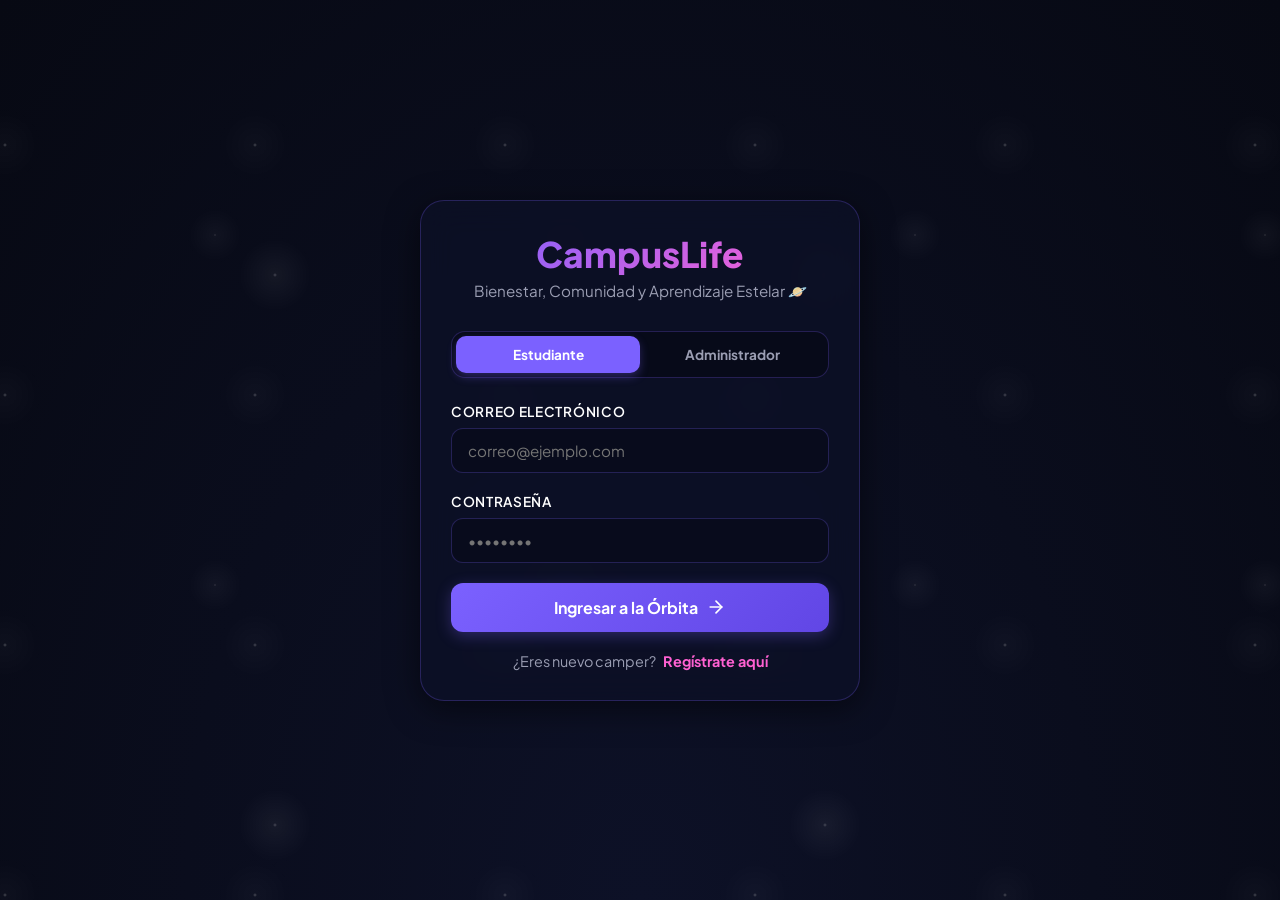
<file: index.html>
<!DOCTYPE html>
<html lang="es">
<head>
    <meta charset="UTF-8">
    <meta name="viewport" content="width=device-width, initial-scale=1.0">
    <title>CampusLife - Portal Camper</title>
    <link rel="stylesheet" href="css/styles.css">
    <link rel="preconnect" href="https://fonts.googleapis.com">
    <link rel="preconnect" href="https://fonts.gstatic.com" crossorigin>
    <link href="https://fonts.googleapis.com/css2?family=Plus+Jakarta+Sans:wght@400;500;600;700;800&display=swap" rel="stylesheet">
    <script type="module" src="js/app.js" defer></script>
</head>
<body>

    <!-- Contenedor del Simulador Móvil (Mobile First) -->
    <div class="phone-simulator-frame">
        
        <!-- Barra de Estado Simulada -->
        <div class="phone-status-bar">
            <span id="simulator-time">09:41</span>
            <div class="phone-status-icons">
                <!-- SVG señal wifi -->
                <svg width="12" height="12" viewBox="0 0 24 24" fill="currentColor">
                    <path d="M12 21l-12-12c2.5-2.5 6-4 12-4s9.5 1.5 12 4l-12 12z"/>
                </svg>
                <!-- SVG señal móvil -->
                <svg width="12" height="12" viewBox="0 0 24 24" fill="currentColor">
                    <rect x="2" y="14" width="3" height="6" rx="1"/>
                    <rect x="7" y="11" width="3" height="9" rx="1"/>
                    <rect x="12" y="7" width="3" height="13" rx="1"/>
                    <rect x="17" y="3" width="3" height="17" rx="1"/>
                </svg>
                <!-- SVG batería -->
                <svg width="16" height="12" viewBox="0 0 24 24" fill="none" stroke="currentColor" stroke-width="2" stroke-linecap="round">
                    <rect x="2" y="6" width="16" height="12" rx="2"/>
                    <line x1="22" y1="10" x2="22" y2="14"/>
                    <fill>currentColor</fill>
                </svg>
            </div>
        </div>

        <!-- Encabezado de la App -->
        <header id="app-main-header" class="student-header">
            <span class="app-brand glow-text-purple">CampusLife</span>
            <span id="header-user-badge" class="student-badge">Camper Mode 🚀</span>
        </header>

        <!-- Área de Contenido Principal (SPA Router) -->
        <div id="phone-content" class="phone-content-area">
            
            <!-- VISTA 0: SETUP DE INTERESES (Filtro inicial) -->
            <section id="view-setup" class="view-container setup-screen hidden">
                <div style="margin-top: 10px;">
                    <h2 class="glow-text-purple" style="font-size: 1.5rem; margin-bottom: 8px;">¡Bienvenido!</h2>
                    <p style="font-size: 0.85rem; line-height: 1.4;">¿Qué te gusta? Selecciona tus áreas de interés para personalizar tu órbita.</p>
                </div>
                <div class="interests-grid" id="setup-interests-list">
                    <!-- Dinámico: Categorías de intereses -->
                </div>
                <button id="setup-continue-btn" class="cosmic-btn">
                    <span>Continuar</span>
                    <svg width="16" height="16" viewBox="0 0 24 24" fill="none" stroke="currentColor" stroke-width="2"><path d="M5 12h14M12 5l7 7-7 7"/></svg>
                </button>
            </section>

            <!-- VISTA 1: INICIO (Dashboard Estudiante) -->
            <section id="view-home" class="view-container">
                <div class="welcome-banner">
                    <h2 id="home-greeting" style="font-size: 1.15rem; margin-bottom: 4px;">¡Hola, Camper! 💻</h2>
                    <p style="font-size: 0.75rem; margin-bottom: 0; color: #d0d2ff;">Explora tus actividades programadas y cuida tu bienestar hoy.</p>
                </div>

                <!-- Calendario de actividades -->
                <div class="calendar-card">
                    <div class="calendar-header">
                        <button class="calendar-nav-btn" id="cal-prev-btn">&lt;</button>
                        <span id="calendar-month-year">Mayo 2026</span>
                        <button class="calendar-nav-btn" id="cal-next-btn">&gt;</button>
                    </div>
                    <div class="calendar-days-grid" id="calendar-grid">
                        <!-- Dinámico: Días del calendario -->
                    </div>
                </div>

                <!-- Actividades destacadas -->
                <h3 style="font-size: 1rem; margin-bottom: 12px; font-weight: 700;">Actividades Destacadas</h3>
                <div id="featured-activities-list">
                    <!-- Dinámico: Cards horizontales de actividades -->
                </div>
            </section>

            <!-- VISTA 2: EXPLORAR -->
            <section id="view-explore" class="view-container hidden">
                <div style="margin-bottom: 15px;">
                    <h2 style="font-size: 1.25rem; margin-bottom: 4px;">Recomendado para ti</h2>
                    <p style="font-size: 0.75rem; margin-bottom: 0;">Explora las áreas que se alinean con tu perfil.</p>
                </div>

                <!-- Buscador de actividades -->
                <div class="form-group" style="margin-bottom: 15px;">
                    <input type="text" id="explore-search-input" class="form-input" placeholder="Buscar actividades, talleres..." style="padding: 10px 14px; font-size: 0.85rem;">
                </div>

                <!-- Lista de categorías e intereses -->
                <div class="explore-cat-grid" id="explore-categories-list">
                    <!-- Dinámico: Categorías recomendadas con conteo -->
                </div>

                <!-- Resultados de búsqueda / Categoría seleccionada -->
                <div id="explore-results-section" style="margin-top: 20px;">
                    <h3 id="explore-results-title" style="font-size: 0.95rem; margin-bottom: 12px; display: none;">Actividades Disponibles</h3>
                    <div id="explore-activities-list">
                        <!-- Dinámico: Lista de actividades filtradas -->
                    </div>
                </div>
            </section>

            <!-- VISTA 3: BIENESTAR (Cuestionarios, Tests, Horarios) -->
            <section id="view-wellbeing" class="view-container hidden">
                
                <!-- Menu Principal de Bienestar -->
                <div id="wellbeing-menu">
                    <h2 style="font-size: 1.25rem; margin-bottom: 16px;">Centro de Bienestar</h2>
                    
                    <!-- Card 1: ¿Cómo te sientes hoy? -->
                    <div class="glass-panel" style="padding: 16px; margin-bottom: 16px; border-color: rgba(0, 229, 255, 0.2); cursor: pointer;" id="btn-trigger-mood-check">
                        <div style="display: flex; align-items: center; gap: 12px; margin-bottom: 8px;">
                            <span style="font-size: 1.8rem;">❤️</span>
                            <div>
                                <h3 style="font-size: 0.95rem; font-weight: 700;">Diagnóstico de Ánimo Diario</h3>
                                <p style="font-size: 0.7rem; margin-bottom: 0; color: var(--text-dust);">¿Cómo te sientes hoy? Recibe orientación inmediata.</p>
                            </div>
                        </div>
                    </div>

                    <!-- Card 2: Tests Especialistas (Sistema Experto) -->
                    <div class="glass-panel" style="padding: 16px; margin-bottom: 16px; border-color: rgba(255, 97, 210, 0.2);" id="wellbeing-tests-hub">
                        <h3 style="font-size: 0.95rem; font-weight: 700; margin-bottom: 10px; color: var(--cosmic-pink);">Tests del Sistema Experto</h3>
                        <div id="available-expert-tests" style="display: flex; flex-direction: column; gap: 10px;">
                            <!-- Dinámico: Listado de tests para tomar -->
                        </div>
                    </div>

                    <!-- Card 3: Horarios de Soporte y Citas -->
                    <div class="glass-panel" style="padding: 16px; border-color: rgba(123, 97, 255, 0.2);">
                        <h3 style="font-size: 0.95rem; font-weight: 700; margin-bottom: 10px; color: var(--cosmic-purple);">Atención de Psicología</h3>
                        <p style="font-size: 0.75rem; color: var(--text-dust); margin-bottom: 12px;">Agenda una sesión de apoyo confidencial.</p>
                        
                        <div class="schedule-item">
                            <span class="schedule-day">Lunes a Viernes</span>
                            <span class="schedule-time">8:00 AM - 12:00 PM</span>
                        </div>
                        <div class="schedule-item" style="margin-bottom: 15px;">
                            <span class="schedule-day">Lunes a Viernes</span>
                            <span class="schedule-time">2:00 PM - 6:00 PM</span>
                        </div>
                        
                        <button id="btn-trigger-appointment-booking" class="cosmic-btn" style="padding: 10px; font-size: 0.85rem;">
                            <span>Agendar Cita de Bienestar</span>
                        </button>
                    </div>
                </div>

                <!-- Formulario 3.1: Diagnóstico de Ánimo Diario -->
                <div id="wellbeing-mood-form" class="hidden">
                    <button class="cosmic-btn cosmic-btn-secondary" style="padding: 6px 12px; font-size: 0.75rem; width: auto; margin-bottom: 15px;" id="btn-back-to-wellbeing-menu">
                        &larr; Volver
                    </button>
                    <h2 class="glow-text-purple" style="font-size: 1.3rem; margin-bottom: 8px;">¿Cómo te sientes hoy?</h2>
                    <p style="font-size: 0.8rem; line-height: 1.4;">Tu bienestar es importante para nosotros. Selecciona cómo te has sentido en las últimas horas.</p>
                    
                    <div class="emoji-selection-row">
                        <button class="emoji-btn" data-mood="muy-bien" title="Muy bien">😊</button>
                        <button class="emoji-btn" data-mood="bien" title="Bien">🙂</button>
                        <button class="emoji-btn" data-mood="regular" title="Regular">😐</button>
                        <button class="emoji-btn" data-mood="mal" title="Mal">🙁</button>
                        <button class="emoji-btn" data-mood="muy-mal" title="Muy mal">😩</button>
                    </div>

                    <div class="difficulty-slider-container">
                        <p style="font-size: 0.85rem; font-weight: 700; margin-bottom: 5px;">¿Qué tan difícil ha sido realizar tus actividades diarias?</p>
                        <input type="range" min="0" max="10" value="5" class="difficulty-slider" id="mood-difficulty-slider">
                        <div class="slider-labels">
                            <span>Nada difícil (0)</span>
                            <span id="slider-current-val" style="color: var(--cosmic-blue); font-weight: bold;">5</span>
                            <span>Muy difícil (10)</span>
                        </div>
                    </div>

                    <div class="form-group">
                        <label for="mood-notes" class="form-label" style="font-size: 0.75rem;">¿Quieres agregar algún detalle? (Opcional)</label>
                        <textarea id="mood-notes" class="form-input" style="height: 60px; font-size: 0.85rem; resize: none;" placeholder="Comentarios sobre tu día o estrés académico..."></textarea>
                    </div>

                    <button id="mood-submit-btn" class="cosmic-btn">
                        <span>Continuar</span>
                    </button>
                </div>

                <!-- Formulario 3.2: Ejecución de Test del Sistema Experto -->
                <div id="wellbeing-test-runner" class="hidden">
                    <button class="cosmic-btn cosmic-btn-secondary" style="padding: 6px 12px; font-size: 0.75rem; width: auto; margin-bottom: 15px;" id="btn-back-test-runner">
                        &larr; Cancelar Test
                    </button>
                    <h2 id="runner-test-title" class="glow-text-pink" style="font-size: 1.2rem; margin-bottom: 8px;">Test</h2>
                    <div class="survey-progress-bar">
                        <div class="survey-progress-fill" id="runner-progress-fill"></div>
                    </div>
                    <div id="runner-question-card" class="glass-panel" style="padding: 20px; border-color: rgba(255,255,255,0.05); margin-bottom: 20px;">
                        <h3 id="runner-question-text" style="font-size: 0.95rem; line-height: 1.4; margin-bottom: 15px;">¿Pregunta?</h3>
                        <div id="runner-options-container">
                            <!-- Dinámico: Opciones del test -->
                        </div>
                    </div>
                </div>

                <!-- Formulario 3.3: Agendamiento de Citas -->
                <div id="wellbeing-booking-form" class="hidden">
                    <button class="cosmic-btn cosmic-btn-secondary" style="padding: 6px 12px; font-size: 0.75rem; width: auto; margin-bottom: 15px;" id="btn-back-booking-form">
                        &larr; Volver
                    </button>
                    <h2 style="font-size: 1.2rem; margin-bottom: 15px;">Agendar Cita de Psicología</h2>
                    
                    <div class="form-group">
                        <label for="book-date" class="form-label" style="font-size: 0.75rem;">Selecciona una Fecha</label>
                        <input type="date" id="book-date" class="form-input" required>
                    </div>

                    <div class="form-group">
                        <label for="book-time" class="form-label" style="font-size: 0.75rem;">Horario Disponible</label>
                        <select id="book-time" class="form-select" required>
                            <option value="09:00 a.m. - 10:00 a.m.">09:00 a.m. - 10:00 a.m.</option>
                            <option value="10:30 a.m. - 11:30 a.m.">10:30 a.m. - 11:30 a.m.</option>
                            <option value="02:00 p.m. - 03:00 p.m.">02:00 p.m. - 03:00 p.m.</option>
                            <option value="04:30 p.m. - 05:30 p.m.">04:30 p.m. - 05:30 p.m.</option>
                        </select>
                    </div>

                    <div class="form-group">
                        <label for="book-reason" class="form-label" style="font-size: 0.75rem;">Motivo de Consulta</label>
                        <textarea id="book-reason" class="form-input" style="height: 80px; font-size: 0.85rem; resize: none;" placeholder="Breve descripción de cómo te podemos ayudar..." required></textarea>
                    </div>

                    <button id="book-submit-btn" class="cosmic-btn">
                        <span>Confirmar y Agendar Cita</span>
                    </button>
                </div>

                <!-- Formulario 3.4: Pantalla de Resultados de Test/Evaluaciones -->
                <div id="wellbeing-results-screen" class="hidden">
                    <h2 style="font-size: 1.25rem; text-align: center; margin-bottom: 15px;">Resultado del Diagnóstico</h2>
                    
                    <div class="glass-panel text-center" style="padding: 24px 20px; border-color: rgba(0, 229, 255, 0.2); margin-bottom: 20px;">
                        <div id="result-badge-emoji" class="mood-result-avatar">😊</div>
                        <h3 id="result-diagnosis-title" class="glow-text-purple" style="font-size: 1.15rem; margin-bottom: 10px;">Equilibrado</h3>
                        <p id="result-diagnosis-desc" style="font-size: 0.8rem; line-height: 1.4; color: var(--text-dust); margin-bottom: 0;">Tu diagnóstico está listo.</p>
                    </div>

                    <!-- Canales de acción dinámica -->
                    <div id="result-action-channels" style="display: flex; flex-direction: column; gap: 12px;">
                        <!-- WhatsApp button -->
                        <a href="https://wa.me/573000000000?text=Hola,%20soy%20estudiante%20de%20Campuslands%20y%20necesito%20apoyo%20emocional." target="_blank" class="cosmic-btn mood-whatsapp-btn" style="text-decoration: none;" id="result-whatsapp-btn">
                            <span style="font-size: 1.2rem; margin-right: 4px;">💬</span>
                            <span>Hablar por WhatsApp</span>
                        </a>

                        <button id="result-view-schedules-btn" class="cosmic-btn cosmic-btn-secondary">
                            <span>Ver Horarios de Atención</span>
                        </button>
                        
                        <button id="result-back-home-btn" class="cosmic-btn">
                            <span>Volver al Inicio</span>
                        </button>
                    </div>
                </div>

            </section>

            <!-- VISTA 4: PERFIL -->
            <section id="view-profile" class="view-container hidden">
                <div class="profile-card">
                    <div id="profile-avatar" style="font-size: 3.5rem; line-height: 80px; width: 80px; height: 80px; border-radius: 50%; border: 2px solid var(--cosmic-purple); box-shadow: 0 0 15px var(--cosmic-purple-glow); background: rgba(255,255,255,0.05); margin: 0 auto 10px auto; display: flex; align-items: center; justify-content: center;">
                        👨‍🚀
                    </div>
                    <h2 id="profile-name" style="font-size: 1.15rem; font-weight: 700; margin-bottom: 2px;">María González</h2>
                    <p id="profile-info" style="font-size: 0.75rem; color: var(--text-dust); margin-bottom: 0;">Estudiante de Psicología &bull; 4º Semestre</p>
                </div>

                <div style="display: flex; flex-direction: column; gap: 8px;">
                    <!-- Mis Intereses -->
                    <div class="profile-option-row" id="profile-btn-interests">
                        <div class="profile-option-left">
                            <span>🌟</span>
                            <span>Mis áreas de interés</span>
                        </div>
                        <span style="color: var(--text-dust); font-size: 0.8rem;">&rsaquo;</span>
                    </div>

                    <!-- Mis Actividades -->
                    <div class="profile-option-row" id="profile-btn-activities">
                        <div class="profile-option-left">
                            <span>📅</span>
                            <span>Mis actividades inscritas</span>
                        </div>
                        <span style="color: var(--text-dust); font-size: 0.8rem;">&rsaquo;</span>
                    </div>

                    <!-- Historial de Bienestar -->
                    <div class="profile-option-row" id="profile-btn-history">
                        <div class="profile-option-left">
                            <span>❤️</span>
                            <span>Historial de bienestar</span>
                        </div>
                        <span style="color: var(--text-dust); font-size: 0.8rem;">&rsaquo;</span>
                    </div>

                    <!-- Mis Citas -->
                    <div class="profile-option-row" id="profile-btn-appointments">
                        <div class="profile-option-left">
                            <span>⏰</span>
                            <span>Mis citas agendadas</span>
                        </div>
                        <span style="color: var(--text-dust); font-size: 0.8rem;">&rsaquo;</span>
                    </div>

                    <!-- Ver Guías -->
                    <div class="profile-option-row" id="profile-btn-guides">
                        <div class="profile-option-left">
                            <span>📖</span>
                            <span>Biblioteca de Guías de Bienestar</span>
                        </div>
                        <span style="color: var(--text-dust); font-size: 0.8rem;">&rsaquo;</span>
                    </div>

                    <!-- Cerrar Sesión -->
                    <div class="profile-option-row" id="profile-btn-logout" style="border-color: rgba(255, 59, 48, 0.2); margin-top: 15px;">
                        <div class="profile-option-left" style="color: #ff8e89;">
                            <span>🌌</span>
                            <span>Salir de la órbita (Cerrar Sesión)</span>
                        </div>
                    </div>
                </div>

                <!-- Sub-Paneles Flotantes/Desplegables en Perfil -->
                <div id="profile-subpanels-container">
                    
                    <!-- Sub-panel: Mis Intereses -->
                    <div id="subpanel-interests" class="glass-panel hidden" style="padding: 16px; margin-top: 15px; border-color: var(--cosmic-blue);">
                        <h3 style="font-size: 0.95rem; margin-bottom: 12px;">Editar mis intereses</h3>
                        <div class="interests-grid" id="profile-interests-edit-list" style="grid-template-columns: 1fr; gap: 8px;">
                            <!-- Dinámico: Lista de edición de intereses -->
                        </div>
                        <button id="profile-save-interests-btn" class="cosmic-btn" style="margin-top: 12px; padding: 10px;">
                            <span>Guardar Intereses</span>
                        </button>
                    </div>

                    <!-- Sub-panel: Mis Actividades -->
                    <div id="subpanel-activities" class="glass-panel hidden" style="padding: 16px; margin-top: 15px;">
                        <h3 style="font-size: 0.95rem; margin-bottom: 12px;">Actividades en las que participo</h3>
                        <div id="profile-enrolled-activities-list">
                            <!-- Dinámico: Actividades inscritas -->
                        </div>
                    </div>

                    <!-- Sub-panel: Historial de Bienestar -->
                    <div id="subpanel-history" class="glass-panel hidden" style="padding: 16px; margin-top: 15px;">
                        <h3 style="font-size: 0.95rem; margin-bottom: 12px;">Tus últimos estados de ánimo</h3>
                        <div id="profile-wellbeing-history-list" class="wellbeing-tracker-log">
                            <!-- Dinámico: Lista de registros de ánimo -->
                        </div>
                    </div>

                    <!-- Sub-panel: Mis Citas -->
                    <div id="subpanel-appointments" class="glass-panel hidden" style="padding: 16px; margin-top: 15px;">
                        <h3 style="font-size: 0.95rem; margin-bottom: 12px;">Tus citas de apoyo</h3>
                        <div id="profile-appointments-list">
                            <!-- Dinámico: Citas programadas -->
                        </div>
                    </div>

                    <!-- Sub-panel: Biblioteca de Guías -->
                    <div id="subpanel-guides" class="glass-panel hidden" style="padding: 16px; margin-top: 15px;">
                        <h3 style="font-size: 0.95rem; margin-bottom: 12px;">Biblioteca de Guías y Recursos</h3>
                        <div id="profile-guides-list" style="display: flex; flex-direction: column; gap: 10px;">
                            <!-- Dinámico: Lista de guías académicas/emocionales -->
                        </div>
                    </div>

                </div>
            </section>
        </div>

        <!-- DETALLE DE ACTIVIDAD (Drawer Flotante overlay) -->
        <div id="activity-detail-drawer" class="activity-overlay hidden">
            <button class="overlay-close-btn" id="btn-close-activity-drawer">&times;</button>
            <img src="" alt="Banner de Actividad" class="activity-overlay-image" id="activity-drawer-img">
            
            <div class="activity-detail-body">
                <span class="activity-card-category" id="activity-drawer-category">Categoría</span>
                <h2 id="activity-drawer-title" style="font-size: 1.3rem; margin: 4px 0 12px 0; line-height: 1.3;">Título de Actividad</h2>
                
                <div class="detail-info-row">
                    <!-- SVG Calendario -->
                    <svg viewBox="0 0 24 24" stroke-width="2" stroke-linecap="round" stroke-linejoin="round"><rect x="3" y="4" width="18" height="18" rx="2" ry="2"></rect><line x1="16" y1="2" x2="16" y2="6"></line><line x1="8" y1="2" x2="8" y2="6"></line><line x1="3" y1="10" x2="21" y2="10"></line></svg>
                    <span id="activity-drawer-date">24 de Mayo, 2026</span>
                </div>
                
                <div class="detail-info-row">
                    <!-- SVG Reloj -->
                    <svg viewBox="0 0 24 24" stroke-width="2" stroke-linecap="round" stroke-linejoin="round"><circle cx="12" cy="12" r="10"></circle><polyline points="12 6 12 12 16 14"></polyline></svg>
                    <span id="activity-drawer-time">4:00 p.m. - 6:00 p.m.</span>
                </div>

                <div class="detail-info-row">
                    <!-- SVG Pin ubicación -->
                    <svg viewBox="0 0 24 24" stroke-width="2" stroke-linecap="round" stroke-linejoin="round"><path d="M21 10c0 7-9 13-9 13s-9-6-9-13a9 9 0 0 1 18 0z"></path><circle cx="12" cy="10" r="3"></circle></svg>
                    <span id="activity-drawer-location">Aula de Arte, Bloque C</span>
                </div>

                <div class="detail-info-row" style="margin-bottom: 20px;">
                    <!-- SVG Grupo de Personas -->
                    <svg viewBox="0 0 24 24" stroke-width="2" stroke-linecap="round" stroke-linejoin="round"><path d="M17 21v-2a4 4 0 0 0-4-4H5a4 4 0 0 0-4 4v2"></path><circle cx="9" cy="7" r="4"></circle><path d="M23 21v-2a4 4 0 0 0-3-3.87"></path><path d="M16 3.13a4 4 0 0 1 0 7.75"></path></svg>
                    <span id="activity-drawer-spots">Cupos disponibles: 15</span>
                </div>

                <div style="border-top: 1px solid rgba(255,255,255,0.1); padding-top: 15px; margin-bottom: 25px;">
                    <h3 style="font-size: 0.95rem; margin-bottom: 8px; font-weight: 700;">Descripción</h3>
                    <p style="font-size: 0.8rem; line-height: 1.5; color: var(--text-dust);" id="activity-drawer-desc">Descripción detallada...</p>
                </div>

                <button id="activity-drawer-action-btn" class="cosmic-btn">
                    <span>Inscribirme en esta actividad</span>
                </button>
            </div>
        </div>

        <!-- Barra de Navegación Inferior -->
        <nav id="app-nav-bar" class="bottom-nav-bar">
            <div class="nav-item active" data-view="home">
                <svg viewBox="0 0 24 24" stroke-width="2" stroke-linecap="round" stroke-linejoin="round"><path d="M3 9l9-7 9 7v11a2 2 0 0 1-2 2H5a2 2 0 0 1-2-2z"></path><polyline points="9 22 9 12 15 12 15 22"></polyline></svg>
                <span>Inicio</span>
            </div>
            <div class="nav-item" data-view="explore">
                <svg viewBox="0 0 24 24" stroke-width="2" stroke-linecap="round" stroke-linejoin="round"><circle cx="11" cy="11" r="8"></circle><line x1="21" y1="21" x2="16.65" y2="16.65"></line></svg>
                <span>Explorar</span>
            </div>
            <div class="nav-item" data-view="wellbeing">
                <svg viewBox="0 0 24 24" stroke-width="2" stroke-linecap="round" stroke-linejoin="round"><path d="M20.84 4.61a5.5 5.5 0 0 0-7.78 0L12 5.67l-1.06-1.06a5.5 5.5 0 0 0-7.78 7.78l1.06 1.06L12 21.23l7.78-7.78 1.06-1.06a5.5 5.5 0 0 0 0-7.78z"></path></svg>
                <span>Bienestar</span>
            </div>
            <div class="nav-item" data-view="profile">
                <svg viewBox="0 0 24 24" stroke-width="2" stroke-linecap="round" stroke-linejoin="round"><path d="M20 21v-2a4 4 0 0 0-4-4H8a4 4 0 0 0-4 4v2"></path><circle cx="12" cy="7" r="4"></circle></svg>
                <span>Perfil</span>
            </div>
        </nav>

    </div>
    <script type="module">
        import { storage } from './js/storage.js';
        setTimeout(() => {
            const user = storage.get('currentUser');
            
            if (!user) {
                // Si no hay sesión, va al login
                window.location.href = './pages/login.html';
            } else if (user.role === 'admin') {
                // NUEVO: Si la sesión es de administrador, lo envía a admin.html
                window.location.href = './pages/admin.html';
            } else if (!user.onboarded) {
                // Si es camper y le falta el onboarding
                window.location.href = './pages/bienestar.html?step=onboarding';
            } else {
                // Si es camper regular
                window.location.href = './pages/home.html';
            }
        }, 1500);
    </script>
</body>
</html>
</file>
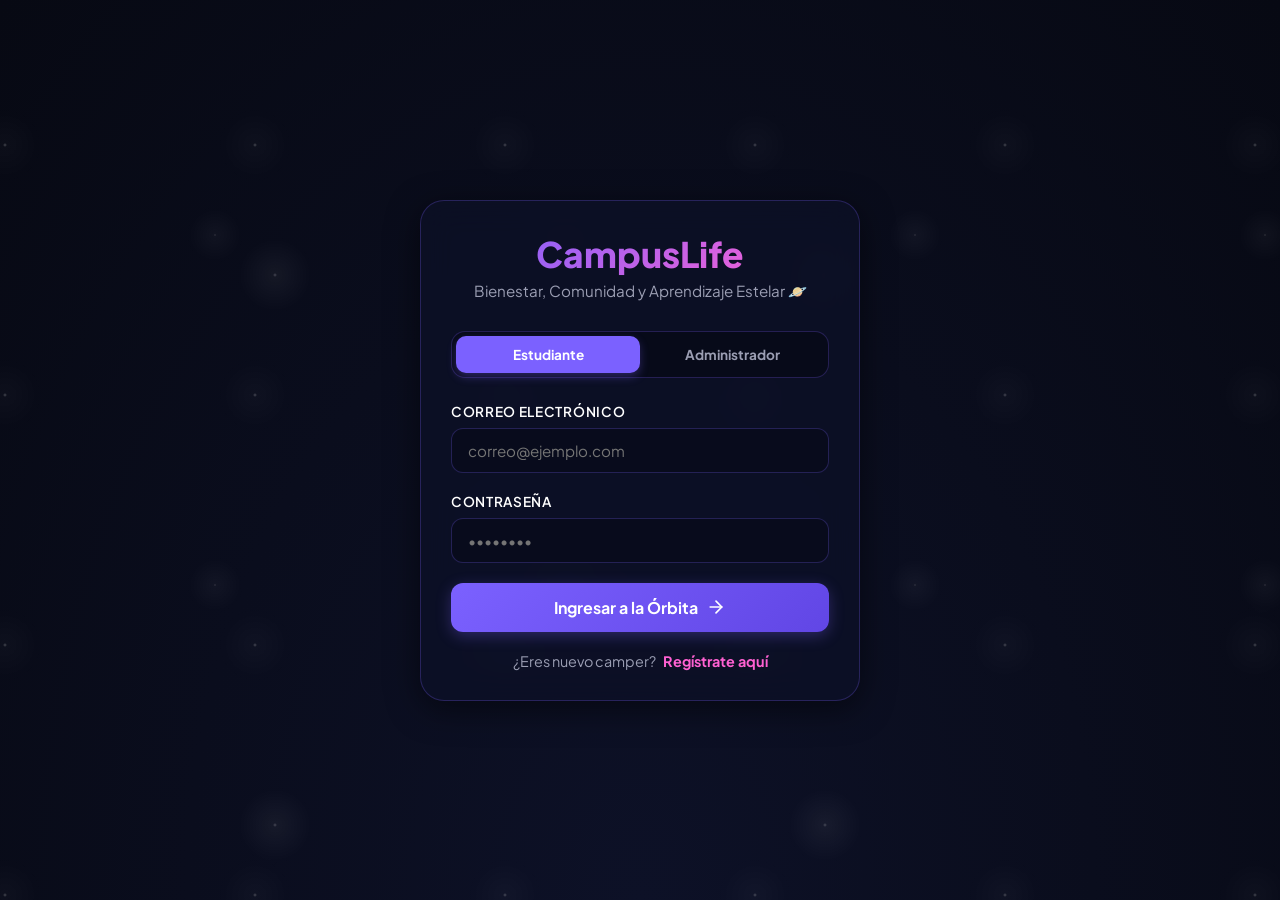
<file: login.html>
<!DOCTYPE html>
<html lang="es">
<head>
    <meta charset="UTF-8">
    <meta name="viewport" content="width=device-width, initial-scale=1.0">
    <title>CampusLife - Iniciar Sesión</title>
    <link rel="stylesheet" href="css/styles.css">
    <link rel="preconnect" href="https://fonts.googleapis.com">
    <link rel="preconnect" href="https://fonts.gstatic.com" crossorigin>
    <link href="https://fonts.googleapis.com/css2?family=Plus+Jakarta+Sans:wght@400;500;600;700;800&display=swap" rel="stylesheet">
    <script src="pages/admin.html" defer></script>
    <style>
        .error-message {
            background: rgba(255, 59, 48, 0.15);
            border: 1px solid var(--supernova-red);
            color: #ff8e89;
            padding: 12px;
            border-radius: 12px;
            font-size: 0.85rem;
            margin-bottom: 20px;
            display: none;
            text-align: center;
        }
    </style>
</head>
<body>

    <div class="auth-container glass-panel">
        <div class="auth-header">
            <h1 class="auth-logo">CampusLife</h1>
            <p class="auth-subtitle">Bienestar, Comunidad y Aprendizaje Estelar 🪐</p>
        </div>

        <div class="auth-roles-tabs">
            <div id="tab-student" class="auth-role-tab active" data-role="student">Estudiante</div>
            <div id="tab-admin" class="auth-role-tab" data-role="admin">Administrador</div>
        </div>

        <div id="error-box" class="error-message"></div>

        <form id="login-form">
            <div class="form-group">
                <label for="login-email" class="form-label">Correo Electrónico</label>
                <input type="email" id="login-email" class="form-input" placeholder="correo@ejemplo.com" required>
            </div>

            <div class="form-group">
                <label for="login-password" class="form-label">Contraseña</label>
                <input type="password" id="login-password" class="form-input" placeholder="••••••••" required>
            </div>

            <button type="submit" id="submit-btn" class="cosmic-btn">
                <span>Ingresar a la Órbita</span>
                <svg width="20" height="20" viewBox="0 0 24 24" fill="none" stroke="currentColor" stroke-width="2" stroke-linecap="round" stroke-linejoin="round">
                    <line x1="5" y1="12" x2="19" y2="12"></line>
                    <polyline points="12 5 19 12 12 19"></polyline>
                </svg>
            </button>
        </form>

        <div id="register-footer" class="auth-footer-link">
            ¿Eres nuevo camper? <a href="registro.html">Regístrate aquí</a>
        </div>
        
        <div id="admin-footer-tip" class="auth-footer-link" style="display:none; font-size: 0.8rem; opacity: 0.7;">
            Usa el correo configurado en el archivo <code>admin.json</code>.
        </div>
    </div>

    <script type="module">
        import { auth } from './js/auth.js';

        let selectedRole = 'student';

        const tabStudent = document.getElementById('tab-student');
        const tabAdmin = document.getElementById('tab-admin');
        const registerFooter = document.getElementById('register-footer');
        const adminFooterTip = document.getElementById('admin-footer-tip');
        const loginForm = document.getElementById('login-form');
        const emailInput = document.getElementById('login-email');
        const passwordInput = document.getElementById('login-password');
        const errorBox = document.getElementById('error-box');

        // Alternar roles
        tabStudent.addEventListener('click', () => {
            selectedRole = 'student';
            tabStudent.classList.add('active');
            tabAdmin.classList.remove('active');
            registerFooter.style.display = 'block';
            adminFooterTip.style.display = 'none';
            emailInput.value = '';
            passwordInput.value = '';
            errorBox.style.display = 'none';
        });

        tabAdmin.addEventListener('click', () => {
            selectedRole = 'admin';
            tabAdmin.classList.add('active');
            tabStudent.classList.remove('active');
            registerFooter.style.display = 'none';
            adminFooterTip.style.display = 'block';
            // Prellenar sugerencia
            emailInput.value = 'admin@acompanau.edu';
            passwordInput.value = '';
            errorBox.style.display = 'none';
        });

        // Enviar formulario
        loginForm.addEventListener('submit', async (e) => {
            e.preventDefault();
            errorBox.style.display = 'none';
            
            const email = emailInput.value.trim();
            const password = passwordInput.value;

            if (selectedRole === 'admin' && email.toLowerCase() !== 'admin@acompanau.edu') {
                errorBox.textContent = 'El correo de administrador debe ser admin@acompanau.edu';
                errorBox.style.display = 'block';
                return;
            }

            const response = await auth.login(email, password);

            if (response.success) {
                // Redirigir según la respuesta de autenticación
                window.location.href = response.redirect;
            } else {
                errorBox.textContent = response.message;
                errorBox.style.display = 'block';
            }
        });
    </script>
</body>
</html>
</file>
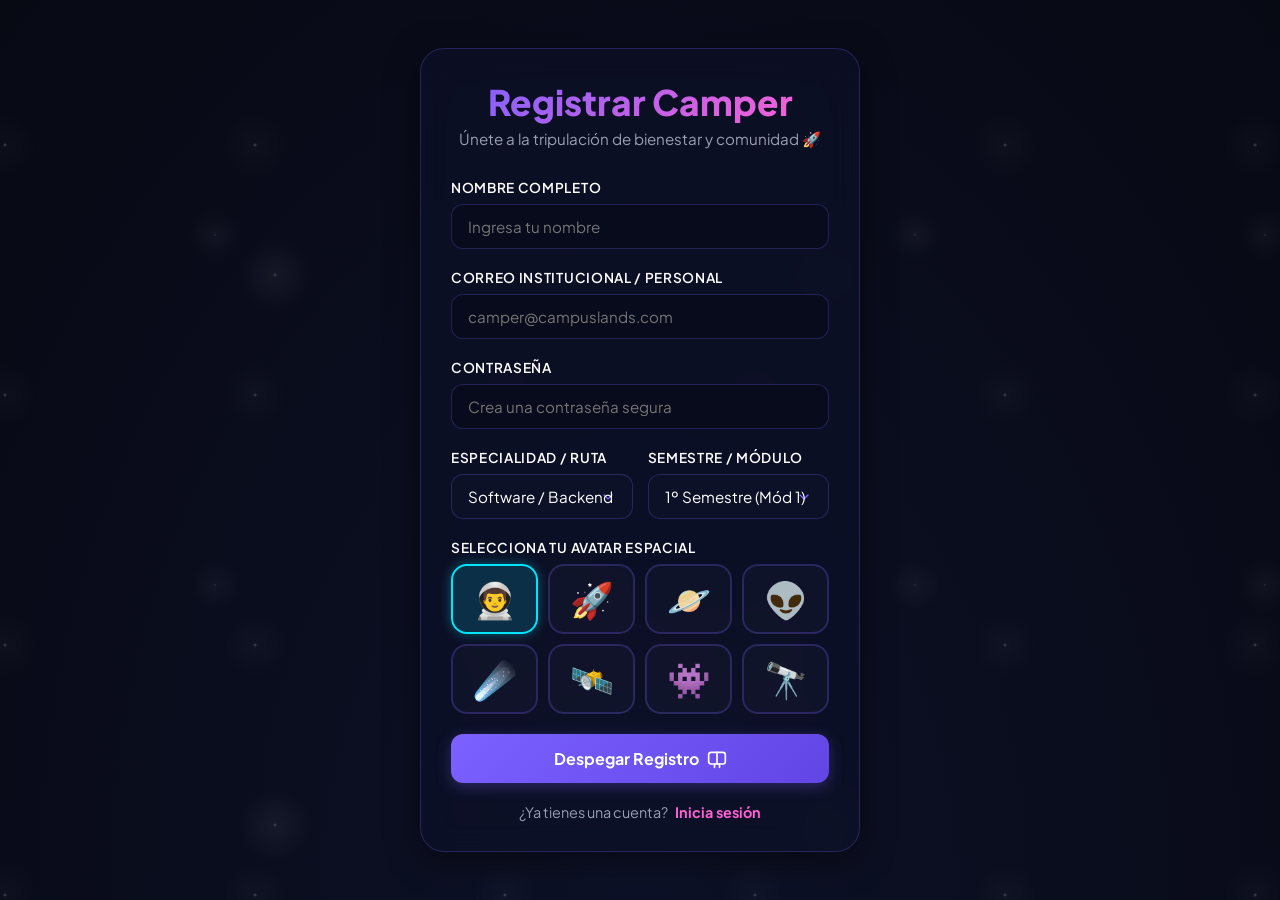
<file: registro.html>
<!DOCTYPE html>
<html lang="es">
<head>
    <meta charset="UTF-8">
    <meta name="viewport" content="width=device-width, initial-scale=1.0">
    <title>CampusLife - Registro de Camper</title>
    <link rel="stylesheet" href="css/styles.css">
    <link rel="preconnect" href="https://fonts.googleapis.com">
    <link rel="preconnect" href="https://fonts.gstatic.com" crossorigin>
    <link href="https://fonts.googleapis.com/css2?family=Plus+Jakarta+Sans:wght@400;500;600;700;800&display=swap" rel="stylesheet">
    <style>
        .error-message {
            background: rgba(255, 59, 48, 0.15);
            border: 1px solid var(--supernova-red);
            color: #ff8e89;
            padding: 12px;
            border-radius: 12px;
            font-size: 0.85rem;
            margin-bottom: 20px;
            display: none;
            text-align: center;
        }
        
        .avatar-emoji-option {
            font-size: 2.2rem;
            cursor: pointer;
            padding: 10px;
            border: 2px solid var(--space-border);
            border-radius: 16px;
            text-align: center;
            transition: all 0.3s;
            background: rgba(255,255,255,0.02);
            user-select: none;
        }
        
        .avatar-emoji-option:hover {
            border-color: var(--cosmic-pink);
            transform: translateY(-2px);
        }
        
        .avatar-emoji-option.selected {
            border-color: var(--cosmic-blue);
            background: rgba(0, 229, 255, 0.15);
            box-shadow: 0 0 12px rgba(0, 229, 255, 0.35);
        }
    </style>
</head>
<body>

    <div class="auth-container glass-panel">
        <div class="auth-header">
            <h1 class="auth-logo">Registrar Camper</h1>
            <p class="auth-subtitle">Únete a la tripulación de bienestar y comunidad 🚀</p>
        </div>

        <div id="error-box" class="error-message"></div>

        <form id="register-form">
            <div class="form-group">
                <label for="reg-name" class="form-label">Nombre Completo</label>
                <input type="text" id="reg-name" class="form-input" placeholder="Ingresa tu nombre" required>
            </div>

            <div class="form-group">
                <label for="reg-email" class="form-label">Correo Institucional / Personal</label>
                <input type="email" id="reg-email" class="form-input" placeholder="camper@campuslands.com" required>
            </div>

            <div class="form-group">
                <label for="reg-password" class="form-label">Contraseña</label>
                <input type="password" id="reg-password" class="form-input" placeholder="Crea una contraseña segura" required>
            </div>

            <div style="display: grid; grid-template-columns: 1fr 1fr; gap: 15px;">
                <div class="form-group">
                    <label for="reg-career" class="form-label">Especialidad / Ruta</label>
                    <select id="reg-career" class="form-select" required>
                        <option value="Desarrollo de Software">Software / Backend</option>
                        <option value="Diseño Web & Front-End">Front-End Developer</option>
                        <option value="Administración de Redes">Sistemas y DevOps</option>
                        <option value="Inteligencia Artificial">IA & Data Science</option>
                        <option value="Psicología & Software">Psicología & Software</option>
                    </select>
                </div>

                <div class="form-group">
                    <label for="reg-semester" class="form-label">Semestre / Módulo</label>
                    <select id="reg-semester" class="form-select" required>
                        <option value="1º Semestre">1º Semestre (Mód 1)</option>
                        <option value="2º Semestre">2º Semestre (Mód 2)</option>
                        <option value="3º Semestre">3º Semestre (Mód 3)</option>
                        <option value="4º Semestre">4º Semestre (Mód 4)</option>
                        <option value="Egreso / Trainer">Graduado / Trainer</option>
                    </select>
                </div>
            </div>

            <div class="form-group">
                <label class="form-label">Selecciona tu Avatar Espacial</label>
                <div class="avatar-selection-grid" style="grid-template-columns: repeat(4, 1fr);">
                    <div class="avatar-emoji-option selected" data-avatar="astronaut">👨‍🚀</div>
                    <div class="avatar-emoji-option" data-avatar="rocket">🚀</div>
                    <div class="avatar-emoji-option" data-avatar="planet">🪐</div>
                    <div class="avatar-emoji-option" data-avatar="alien">👽</div>
                    <div class="avatar-emoji-option" data-avatar="comet">☄️</div>
                    <div class="avatar-emoji-option" data-avatar="satellite">🛰️</div>
                    <div class="avatar-emoji-option" data-avatar="monster">👾</div>
                    <div class="avatar-emoji-option" data-avatar="telescope">🔭</div>
                </div>
            </div>

            <button type="submit" class="cosmic-btn">
                <span>Despegar Registro</span>
                <svg width="20" height="20" viewBox="0 0 24 24" fill="none" stroke="currentColor" stroke-width="2" stroke-linecap="round" stroke-linejoin="round">
                    <path d="M15 22v-4a48 48 0 0 0-6 0v4"></path>
                    <path d="M9 18H5a3 3 0 0 1-3-3V7a3 3 0 0 1 3-3h14a3 3 0 0 1 3 3v8a3 3 0 0 1-3 3h-4"></path>
                    <line x1="12" y1="4" x2="12" y2="18"></line>
                </svg>
            </button>
        </form>

        <div class="auth-footer-link">
            ¿Ya tienes una cuenta? <a href="login.html">Inicia sesión</a>
        </div>
    </div>

    <script type="module">
        import { auth } from './js/auth.js';

        let selectedAvatar = 'astronaut';

        // Selección de Avatar
        const avatarOptions = document.querySelectorAll('.avatar-emoji-option');
        avatarOptions.forEach(opt => {
            opt.addEventListener('click', () => {
                avatarOptions.forEach(o => o.classList.remove('selected'));
                opt.classList.add('selected');
                selectedAvatar = opt.getAttribute('data-avatar');
            });
        });

        // Formulario
        const registerForm = document.getElementById('register-form');
        const errorBox = document.getElementById('error-box');

        registerForm.addEventListener('submit', (e) => {
            e.preventDefault();
            errorBox.style.display = 'none';

            const name = document.getElementById('reg-name').value.trim();
            const email = document.getElementById('reg-email').value.trim();
            const password = document.getElementById('reg-password').value;
            const career = document.getElementById('reg-career').value;
            const semester = document.getElementById('reg-semester').value;

            const response = auth.registerStudent(
                name,
                email,
                password,
                career,
                semester,
                selectedAvatar
            );

            if (response.success) {
                // Redirigir al setup de intereses de primer login
                window.location.href = 'index.html?setup=true';
            } else {
                errorBox.textContent = response.message;
                errorBox.style.display = 'block';
            }
        });
    </script>
</body>
</html>
</file>
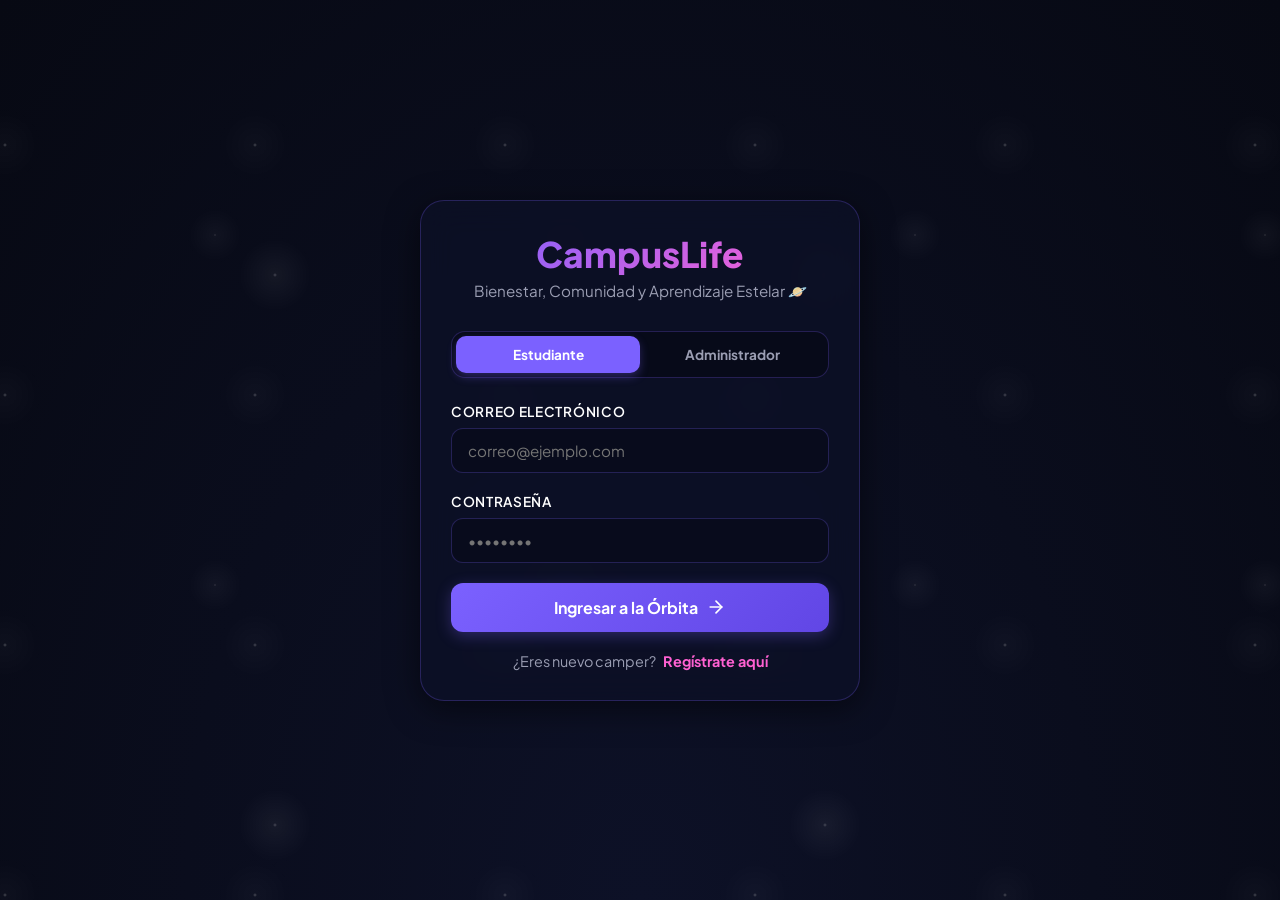
<file: pages/actividades.html>
<!DOCTYPE html>
<html lang="es">
<head>
    <meta charset="UTF-8">
    <meta name="viewport" content="width=device-width, initial-scale=1.0">
    <title>AcompañaU - Explorar</title>
    <link rel="stylesheet" href="../css/styles.css">
</head>
<body>
    <div class="phone-simulator-frame">
        <header id="app-main-header" class="student-header">
            <span class="app-brand glow-text-purple">AcompañaU</span>
            <div style="display: flex; gap: 10px; align-items: center;">
                <span id="header-user-badge" class="student-badge">👨‍🚀</span>
                <button class="header-logout-btn" style="background:none; border:1px solid #ff3b30; color:#ff8e89; border-radius:8px; padding:4px 8px; font-size:0.75rem; cursor:pointer;">Salir</button>
            </div>
        </header>

        <div class="phone-content-area view-container">
            <h2 style="font-size: 1.25rem;">Recomendado para ti</h2>
            <p style="font-size: 0.75rem; margin-bottom: 15px;">Explora áreas que se alinean con tu perfil.</p>
            <input type="text" id="explore-search-input" class="form-input" placeholder="Buscar actividades..." style="margin-bottom: 15px;">
            <div class="explore-cat-grid" id="explore-categories-list"></div>
            <h3 id="explore-results-title" style="font-size: 0.95rem; margin-top: 20px; display: none;">Resultados</h3>
            <div id="explore-activities-list"></div>
        </div>

        <div id="activity-detail-drawer" class="activity-overlay hidden">
            <button class="overlay-close-btn" id="btn-close-activity-drawer">&times;</button>
            <img src="" class="activity-overlay-image" id="activity-drawer-img">
            <div class="activity-detail-body">
                <span class="activity-card-category" id="activity-drawer-category">Categoría</span>
                <h2 id="activity-drawer-title" style="font-size: 1.3rem;">Título</h2>
                <div class="detail-info-row"><span id="activity-drawer-date">Fecha</span></div>
                <div class="detail-info-row"><span id="activity-drawer-time">Hora</span></div>
                <div class="detail-info-row"><span id="activity-drawer-location">Lugar</span></div>
                <p style="font-size: 0.8rem; margin: 15px 0; color: var(--text-dust);" id="activity-drawer-desc">Desc...</p>
                <button id="activity-drawer-action-btn" class="cosmic-btn">Inscribirme</button>
            </div>
        </div>

        <nav class="bottom-nav-bar">
            <div class="nav-item" onclick="window.location.href='home.html'">
                <svg viewBox="0 0 24 24" stroke-width="2" stroke-linecap="round" stroke-linejoin="round"><path d="M3 9l9-7 9 7v11a2 2 0 0 1-2 2H5a2 2 0 0 1-2-2z"></path><polyline points="9 22 9 12 15 12 15 22"></polyline></svg><span>Inicio</span></div>
            <div class="nav-item active" onclick="window.location.href='actividades.html'">
                <svg viewBox="0 0 24 24" stroke-width="2" stroke-linecap="round" stroke-linejoin="round"><circle cx="11" cy="11" r="8"></circle><line x1="21" y1="21" x2="16.65" y2="16.65"></line></svg><span>Explorar</span></div>
            <div class="nav-item" onclick="window.location.href='bienestar.html'">
                <svg viewBox="0 0 24 24" stroke-width="2" stroke-linecap="round" stroke-linejoin="round"><path d="M20.84 4.61a5.5 5.5 0 0 0-7.78 0L12 5.67l-1.06-1.06a5.5 5.5 0 0 0-7.78 7.78l1.06 1.06L12 21.23l7.78-7.78 1.06-1.06a5.5 5.5 0 0 0 0-7.78z"></path></svg><span>Bienestar</span></div>
            <div class="nav-item" onclick="window.location.href='perfil.html'">
                <svg viewBox="0 0 24 24" stroke-width="2" stroke-linecap="round" stroke-linejoin="round"><path d="M20 21v-2a4 4 0 0 0-4-4H8a4 4 0 0 0-4 4v2"></path><circle cx="12" cy="7" r="4"></circle></svg><span>Perfil</span></div>
        </nav>
    </div>
    <script type="module" src="../js/actividades.js"></script>
</body>
</html>
</file>
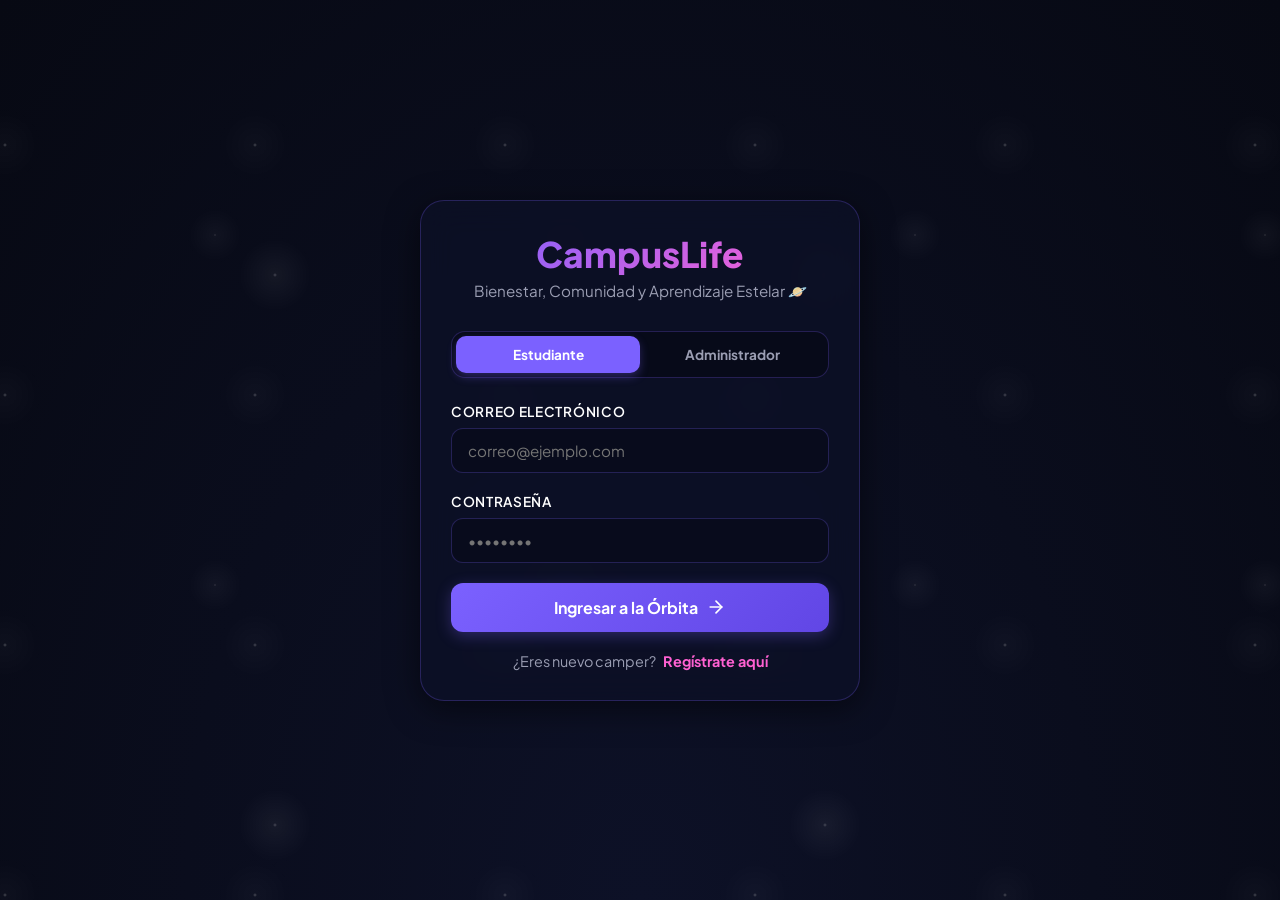
<file: pages/admin.html>
<!DOCTYPE html>
<html lang="es">
<head>
    <meta charset="UTF-8">
    <meta name="viewport" content="width=device-width, initial-scale=1.0">
    <title>CampusLife - Centro de Mando Administrativo</title>
    <link rel="stylesheet" href="../css/styles.css">
    <link rel="stylesheet" href="../css/admin.css">
    <link rel="preconnect" href="https://fonts.googleapis.com">
    <link rel="preconnect" href="https://fonts.gstatic.com" crossorigin>
    <link href="https://fonts.googleapis.com/css2?family=Plus+Jakarta+Sans:wght@400;500;600;700;800&display=swap" rel="stylesheet">
    <script type="module" src="../js/admin.js" defer></script>
</head>
<body class="admin-body">

    <!-- Sidebar de Navegación -->
    <aside class="admin-sidebar">
        <div class="sidebar-brand">
            <span>🌌</span>
            <span>CampusLife Admin</span>
        </div>
        <nav class="sidebar-menu">
            <div class="sidebar-menu-item active" data-target="dashboard">
                <!-- SVG Dashboard -->
                <svg viewBox="0 0 24 24" stroke-width="2" stroke-linecap="round" stroke-linejoin="round"><rect x="3" y="3" width="7" height="9"></rect><rect x="14" y="3" width="7" height="5"></rect><rect x="14" y="12" width="7" height="9"></rect><rect x="3" y="16" width="7" height="5"></rect></svg>
                <span>Dashboard</span>
            </div>
            <div class="sidebar-menu-item" data-target="alerts">
                <!-- SVG Alertas -->
                <svg viewBox="0 0 24 24" stroke-width="2" stroke-linecap="round" stroke-linejoin="round"><path d="M10.29 3.86L1.82 18a2 2 0 0 0 1.71 3h16.94a2 2 0 0 0 1.71-3L13.71 3.86a2 2 0 0 0-3.42 0z"></path><line x1="12" y1="9" x2="12" y2="13"></line><line x1="12" y1="17" x2="12.01" y2="17"></line></svg>
                <span>Casos y Alertas</span>
            </div>
            <div class="sidebar-menu-item" data-target="students">
                <!-- SVG Estudiantes -->
                <svg viewBox="0 0 24 24" stroke-width="2" stroke-linecap="round" stroke-linejoin="round"><path d="M17 21v-2a4 4 0 0 0-4-4H5a4 4 0 0 0-4 4v2"></path><circle cx="9" cy="7" r="4"></circle><path d="M23 21v-2a4 4 0 0 0-3-3.87"></path><path d="M16 3.13a4 4 0 0 1 0 7.75"></path></svg>
                <span>Directorio Estudiantil</span>
            </div>
            <div class="sidebar-menu-item" data-target="editor">
                <!-- SVG Creador de Test/Guías -->
                <svg viewBox="0 0 24 24" stroke-width="2" stroke-linecap="round" stroke-linejoin="round"><path d="M12 20h9"></path><path d="M16.5 3.5a2.121 2.121 0 0 1 3 3L7 19l-4 1 1-4L16.5 3.5z"></path></svg>
                <span>Gestionar Guías y Tests</span>
            </div>
            <div class="sidebar-menu-item" data-target="reports">
                <!-- SVG Estadísticas -->
                <svg viewBox="0 0 24 24" stroke-width="2" stroke-linecap="round" stroke-linejoin="round"><line x1="18" y1="20" x2="18" y2="10"></line><line x1="12" y1="20" x2="12" y2="4"></line><line x1="6" y1="20" x2="6" y2="14"></line></svg>
                <span>Informes y Gráficos</span>
            </div>
        </nav>
        <div class="sidebar-footer">
            <button id="admin-logout-btn" class="cosmic-btn cosmic-btn-secondary" style="padding: 10px; font-size: 0.85rem; border-color: rgba(255,59,48,0.2); color: #ff8e89;">
                Salir de Órbita
            </button>
        </div>
    </aside>

    <!-- Área de Visualización del Panel -->
    <div class="admin-main-viewport">
        
        <!-- Header Administrativo -->
        <header class="admin-header">
            <div class="admin-header-title" id="admin-page-title">Dashboard General</div>
            <div class="admin-user-profile">
                <div style="text-align: right; font-size: 0.8rem;">
                    <div style="font-weight: 700;" id="admin-user-name">Comandante de Bienestar</div>
                    <div style="color: var(--text-dust);">Psicología Universitaria</div>
                </div>
                <div class="admin-avatar">📡</div>
            </div>
        </header>

        <!-- Contenido Cambiante (Views) -->
        <main class="admin-content-area admin-scroll">
            
            <!-- SECTION 1: DASHBOARD -->
            <section id="admin-target-dashboard" class="admin-view-section">
                
                <!-- Tarjetas Métricas -->
                <div class="admin-metrics-grid">
                    <div class="glass-panel metric-card alert-active">
                        <div class="metric-card-info">
                            <h4>Alertas Activas</h4>
                            <span class="value" id="stat-active-alerts" style="color: var(--supernova-red);">0</span>
                        </div>
                        <span class="metric-card-icon">🚨</span>
                    </div>

                    <div class="glass-panel metric-card">
                        <div class="metric-card-info">
                            <h4>Estudiantes en Riesgo</h4>
                            <span class="value" id="stat-students-risk" style="color: var(--nova-orange);">0</span>
                        </div>
                        <span class="metric-card-icon">👥</span>
                    </div>

                    <div class="glass-panel metric-card">
                        <div class="metric-card-info">
                            <h4>Consultas Hoy</h4>
                            <span class="value" id="stat-consultations">0</span>
                        </div>
                        <span class="metric-card-icon">📅</span>
                    </div>

                    <div class="glass-panel metric-card">
                        <div class="metric-card-info">
                            <h4>Actividades Configuradas</h4>
                            <span class="value" id="stat-activities">0</span>
                        </div>
                        <span class="metric-card-icon">🪐</span>
                    </div>
                </div>

                <!-- Columnas Principales -->
                <div class="admin-dashboard-two-col">
                    
                    <!-- Columna Izquierda: Alertas Recientes -->
                    <div class="glass-panel" style="padding: 24px;">
                        <h3 style="font-size: 1.1rem; margin-bottom: 15px; color: var(--cosmic-pink); display: flex; justify-content: space-between; align-items: center;">
                            <span>Alertas de Riesgo Recientes</span>
                            <button class="cosmic-btn" id="dash-view-all-alerts-btn" style="width: auto; padding: 4px 12px; font-size: 0.75rem;">Ver Todas</button>
                        </h3>
                        <div class="table-container">
                            <table class="admin-table">
                                <thead>
                                    <tr>
                                        <th>Fecha</th>
                                        <th>Estudiante</th>
                                        <th>Nivel</th>
                                        <th>Motivo</th>
                                        <th>Acción</th>
                                    </tr>
                                </thead>
                                <tbody id="dash-alerts-table-body">
                                    <!-- Dinámico: Alertas recientes -->
                                </tbody>
                            </table>
                        </div>
                    </div>

                    <!-- Columna Derecha: Citas Programadas Hoy/Mañana -->
                    <div class="glass-panel" style="padding: 24px;">
                        <h3 style="font-size: 1.1rem; margin-bottom: 15px; color: var(--cosmic-blue);">Próximas Citas</h3>
                        <div id="dash-appointments-list" style="display: flex; flex-direction: column; gap: 12px;">
                            <!-- Dinámico: Citas programadas -->
                        </div>
                    </div>

                </div>

            </section>

            <!-- SECTION 2: CASOS Y ALERTAS -->
            <section id="admin-target-alerts" class="admin-view-section hidden">
                <div class="glass-panel" style="padding: 24px;">
                    <h3 style="font-size: 1.1rem; margin-bottom: 20px; color: var(--supernova-red);">Monitoreo de Alertas Activas</h3>
                    
                    <div class="table-container">
                        <table class="admin-table">
                            <thead>
                                <tr>
                                    <th>Fecha</th>
                                    <th>Camper</th>
                                    <th>Especialidad</th>
                                    <th>Nivel</th>
                                    <th>Motivo Alerta</th>
                                    <th>Seguimiento</th>
                                    <th>Acción</th>
                                </tr>
                            </thead>
                            <tbody id="alerts-table-body">
                                <!-- Dinámico: Lista de todas las alertas activas -->
                            </tbody>
                        </table>
                    </div>
                </div>
            </section>

            <!-- SECTION 3: DIRECTORIO ESTUDIANTIL -->
            <section id="admin-target-students" class="admin-view-section hidden">
                <div class="glass-panel" style="padding: 24px;">
                    <div style="display: flex; justify-content: space-between; align-items: center; margin-bottom: 20px;">
                        <h3 style="font-size: 1.1rem; color: var(--cosmic-blue);">Estudiantes Registrados</h3>
                        <input type="text" id="students-search-input" class="form-input" placeholder="Buscar estudiante por nombre o ruta..." style="max-width: 300px; padding: 8px 12px; font-size: 0.85rem; margin-bottom: 0;">
                    </div>
                    
                    <div class="table-container">
                        <table class="admin-table">
                            <thead>
                                <tr>
                                    <th>Avatar</th>
                                    <th>Nombre</th>
                                    <th>Correo</th>
                                    <th>Especialidad</th>
                                    <th>Semestre</th>
                                    <th>Intereses</th>
                                    <th>Acciones</th>
                                </tr>
                            </thead>
                            <tbody id="students-table-body">
                                <!-- Dinámico: Lista de estudiantes -->
                            </tbody>
                        </table>
                    </div>
                </div>
            </section>

            <!-- SECTION 4: GESTIONAR GUÍAS Y TESTS -->
            <section id="admin-target-editor" class="admin-view-section hidden">
                <div class="admin-editor-split">
                    
                    <!-- Columna Izquierda: Creador de Recursos -->
                    <div class="glass-panel" style="padding: 24px; margin-bottom: 20px;">
                        <div class="auth-roles-tabs" style="margin-bottom: 20px;">
                            <div id="tab-editor-guide" class="auth-role-tab active">Nueva Guía</div>
                            <div id="tab-editor-test" class="auth-role-tab">Nuevo Test Experto</div>
                        </div>

                        <!-- CREADOR 1: NUEVA GUÍA -->
                        <form id="editor-guide-form">
                            <div class="form-group">
                                <label for="guide-title" class="form-label">Título de la Guía</label>
                                <input type="text" id="guide-title" class="form-input" placeholder="Ej. Hacks de relajación rápida" required>
                            </div>

                            <div style="display: grid; grid-template-columns: 1fr 1fr; gap: 15px;">
                                <div class="form-group">
                                    <label for="guide-category" class="form-label">Categoría</label>
                                    <select id="guide-category" class="form-select">
                                        <option value="Bienestar emocional">Bienestar emocional</option>
                                        <option value="Tecnología">Tecnología / Productividad</option>
                                        <option value="Humanidades">Humanidades / Cultura</option>
                                        <option value="Arte">Desconexión Artística</option>
                                    </select>
                                </div>
                                <div class="form-group">
                                    <label for="guide-time" class="form-label">Tiempo de lectura</label>
                                    <input type="text" id="guide-time" class="form-input" placeholder="Ej. 5 min de lectura" required>
                                </div>
                            </div>

                            <div class="form-group">
                                <label for="guide-summary" class="form-label">Resumen Breve</label>
                                <input type="text" id="guide-summary" class="form-input" placeholder="Resumen corto descriptivo" required>
                            </div>

                            <div class="form-group">
                                <label for="guide-content" class="form-label">Contenido Completo (Markdown / Texto)</label>
                                <textarea id="guide-content" class="form-input" style="height: 150px; resize: vertical;" placeholder="Escribe el cuerpo de la guía..." required></textarea>
                            </div>

                            <button type="submit" class="cosmic-btn">
                                <span>Publicar Guía Estudiantil</span>
                            </button>
                        </form>

                        <!-- CREADOR 2: NUEVO TEST EXPERTO -->
                        <form id="editor-test-form" class="hidden">
                            <div class="form-group">
                                <label for="test-title" class="form-label">Título del Test Experto</label>
                                <input type="text" id="test-title" class="form-input" placeholder="Ej. Test de Ansiedad ante Filtros" required>
                            </div>

                            <div class="form-group">
                                <label for="test-desc" class="form-label">Descripción</label>
                                <input type="text" id="test-desc" class="form-input" placeholder="Describe brevemente el propósito del test" required>
                            </div>

                            <!-- Listado dinámico de preguntas añadidas -->
                            <h4 style="font-size: 0.85rem; text-transform: uppercase; margin: 15px 0 10px 0; color: var(--cosmic-pink);">Preguntas del Test</h4>
                            <div id="test-questions-builder-list">
                                <!-- Contenedor dinámico de campos de preguntas -->
                            </div>
                            
                            <button type="button" id="btn-add-question-to-test" class="cosmic-btn cosmic-btn-secondary" style="padding: 8px; margin-bottom: 20px; font-size: 0.85rem;">
                                &plus; Agregar Pregunta
                            </button>

                            <!-- Umbrales de evaluación de reglas del sistema experto -->
                            <h4 style="font-size: 0.85rem; text-transform: uppercase; margin: 15px 0 10px 0; color: var(--cosmic-blue);">Reglas e Inferencia (Rangos)</h4>
                            <div style="display: flex; flex-direction: column; gap: 10px; margin-bottom: 20px;">
                                <div style="display: grid; grid-template-columns: 0.5fr 1fr 1fr; gap: 10px; align-items: center;">
                                    <span style="font-size: 0.8rem; font-weight: bold; color: var(--aurora-green);">Rango Bajo (Normal):</span>
                                    <input type="number" id="rule-low-max" class="form-input" style="padding: 6px 10px; font-size: 0.8rem;" placeholder="Puntaje máx" required value="4">
                                    <input type="text" id="rule-low-diag" class="form-input" style="padding: 6px 10px; font-size: 0.8rem;" placeholder="Diagnóstico" required value="Equilibrado Cósmico 🌌">
                                </div>
                                <div style="display: grid; grid-template-columns: 0.5fr 1fr 1fr; gap: 10px; align-items: center;">
                                    <span style="font-size: 0.8rem; font-weight: bold; color: var(--nova-orange);">Rango Medio (Alerta):</span>
                                    <input type="number" id="rule-med-max" class="form-input" style="padding: 6px 10px; font-size: 0.8rem;" placeholder="Puntaje máx" required value="8">
                                    <input type="text" id="rule-med-diag" class="form-input" style="padding: 6px 10px; font-size: 0.8rem;" placeholder="Diagnóstico" required value="Ansiedad Moderada 🪐">
                                </div>
                                <div style="display: grid; grid-template-columns: 0.5fr 1fr 1fr; gap: 10px; align-items: center;">
                                    <span style="font-size: 0.8rem; font-weight: bold; color: var(--supernova-red);">Rango Alto (Crítico):</span>
                                    <input type="number" id="rule-high-max" class="form-input" style="padding: 6px 10px; font-size: 0.8rem;" placeholder="Puntaje máx" required value="12">
                                    <input type="text" id="rule-high-diag" class="form-input" style="padding: 6px 10px; font-size: 0.8rem;" placeholder="Diagnóstico" required value="Sobrecarga Crítica 💥">
                                </div>
                            </div>

                            <button type="submit" class="cosmic-btn">
                                <span>Publicar Test Experto</span>
                            </button>
                        </form>
                    </div>

                    <!-- Columna Derecha: Biblioteca Existente -->
                    <div style="display: flex; flex-direction: column; gap: 20px;">
                        
                        <!-- Lista de Guías Activas -->
                        <div class="glass-panel" style="padding: 24px;">
                            <h3 style="font-size: 1rem; margin-bottom: 15px; color: var(--cosmic-purple);">Biblioteca de Guías</h3>
                            <div id="editor-guides-list" style="display: flex; flex-direction: column; gap: 10px; max-height: 250px; overflow-y: auto;">
                                <!-- Dinámico: Guías existentes -->
                            </div>
                        </div>

                        <!-- Lista de Tests Activos -->
                        <div class="glass-panel" style="padding: 24px;">
                            <h3 style="font-size: 1rem; margin-bottom: 15px; color: var(--cosmic-pink);">Tests Activos</h3>
                            <div id="editor-tests-list" style="display: flex; flex-direction: column; gap: 10px; max-height: 250px; overflow-y: auto;">
                                <!-- Dinámico: Tests creados -->
                            </div>
                        </div>

                    </div>

                </div>
            </section>

            <!-- SECTION 5: INFORMES Y GRÁFICOS -->
            <section id="admin-target-reports" class="admin-view-section hidden">
                <div class="charts-grid">
                    
                    <!-- Gráfico 1: Riesgo Estudiantil -->
                    <div class="glass-panel chart-card">
                        <h3 style="font-size: 1rem; color: var(--cosmic-pink); margin-bottom: 10px;">Distribución de Riesgos</h3>
                        <div class="chart-svg-container" id="chart-container-risk">
                            <!-- Dinámico: SVG Pie Chart -->
                        </div>
                        <div class="chart-legend" id="chart-legend-risk">
                            <div class="legend-item"><span class="legend-color" style="background: var(--supernova-red);"></span><span>Riesgo Alto</span></div>
                            <div class="legend-item"><span class="legend-color" style="background: var(--nova-orange);"></span><span>Riesgo Medio</span></div>
                            <div class="legend-item"><span class="legend-color" style="background: var(--aurora-green);"></span><span>Riesgo Bajo</span></div>
                        </div>
                    </div>

                    <!-- Gráfico 2: Inscripción en Actividades -->
                    <div class="glass-panel chart-card">
                        <h3 style="font-size: 1rem; color: var(--cosmic-blue); margin-bottom: 10px;">Inscripciones por Actividad</h3>
                        <div class="chart-svg-container" id="chart-container-activities">
                            <!-- Dinámico: SVG Bar Chart -->
                        </div>
                    </div>

                </div>
            </section>

        </main>
    </div>

    <!-- EXPEDIENTE DEL ESTUDIANTE (Drawer Lateral para Inspección de Casos) -->
    <div id="student-detail-drawer" class="admin-drawer">
        <div class="admin-drawer-header">
            <h3 style="font-size: 1.15rem;" class="glow-text-purple">Expediente del Camper</h3>
            <button class="admin-drawer-close" id="btn-close-student-drawer">&times;</button>
        </div>
        
        <div class="admin-drawer-content admin-scroll">
            <!-- Ficha Perfil -->
            <div style="display: flex; gap: 15px; align-items: center; background: rgba(255,255,255,0.02); padding: 16px; border-radius: 16px; border: 1px solid var(--space-border); margin-bottom: 20px;">
                <div id="drawer-student-avatar" style="font-size: 3rem; background: rgba(0,0,0,0.2); width: 60px; height: 60px; border-radius: 50%; display: flex; align-items: center; justify-content: center; border: 2px solid var(--cosmic-purple);">👨‍🚀</div>
                <div style="text-align: left;">
                    <h4 id="drawer-student-name" style="font-size: 1.1rem; font-weight: 700; margin-bottom: 2px;">Nombre de Estudiante</h4>
                    <p id="drawer-student-career" style="font-size: 0.75rem; color: var(--text-dust); margin-bottom: 0;">Especialidad / Ruta &bull; Semestre</p>
                </div>
            </div>

            <!-- Intereses -->
            <div style="margin-bottom: 20px; text-align: left;">
                <h5 style="font-size: 0.75rem; text-transform: uppercase; color: var(--cosmic-pink); margin-bottom: 8px;">Áreas de Interés</h5>
                <div id="drawer-student-interests" style="display: flex; flex-wrap: wrap; gap: 6px;">
                    <!-- Tags de intereses -->
                </div>
            </div>

            <!-- Pestañas de Expediente -->
            <div class="drawer-tabs">
                <button class="drawer-tab-btn active" id="btn-tab-drawer-history">Historial de Ánimo</button>
                <button class="drawer-tab-btn" id="btn-tab-drawer-notes">Notas de Casos</button>
            </div>

            <!-- Contenido Pestaña 1: Historial de Ánimo -->
            <div id="drawer-tab-content-history">
                <div id="drawer-student-mood-logs" class="wellbeing-tracker-log" style="display: flex; flex-direction: column; gap: 8px;">
                    <!-- Logs de ánimo del estudiante -->
                </div>
            </div>

            <!-- Contenido Pestaña 2: Notas de Caso -->
            <div id="drawer-tab-content-notes" class="hidden">
                <!-- Crear nueva nota de seguimiento -->
                <div class="glass-panel" style="padding: 16px; margin-bottom: 16px; border-color: rgba(123, 97, 255, 0.2);">
                    <h5 style="font-size: 0.8rem; margin-bottom: 10px; color: var(--text-stellar);">Agregar Nota de Seguimiento</h5>
                    <textarea id="drawer-new-note-text" class="form-input" style="height: 60px; font-size: 0.8rem; resize: none; margin-bottom: 12px;" placeholder="Detalles de contacto, compromisos o notas del caso..."></textarea>
                    <button id="drawer-save-note-btn" class="cosmic-btn" style="padding: 8px 12px; font-size: 0.75rem;">Guardar Nota</button>
                </div>
                <div id="drawer-student-case-notes" style="display: flex; flex-direction: column; gap: 10px;">
                    <!-- Notas guardadas por administradores -->
                </div>
            </div>
        </div>
    </div>

    <!-- GESTIÓN INDIVIDUAL DE ALERTAS (Drawer lateral) -->
    <div id="alert-detail-drawer" class="admin-drawer">
        <div class="admin-drawer-header">
            <h3 style="font-size: 1.15rem; color: var(--supernova-red);" id="alert-drawer-title-risk">Detalle de Alerta</h3>
            <button class="admin-drawer-close" id="btn-close-alert-drawer">&times;</button>
        </div>
        
        <div class="admin-drawer-content admin-scroll">
            <div class="glass-panel" style="padding: 16px; margin-bottom: 20px; border-color: rgba(255, 59, 48, 0.2);">
                <div style="display: flex; justify-content: space-between; align-items: center; margin-bottom: 10px;">
                    <span id="alert-drawer-name" style="font-weight: 700;">Camper Name</span>
                    <span id="alert-drawer-risk-badge" class="admin-badge alto">Riesgo Alto</span>
                </div>
                <p id="alert-drawer-reason" style="font-size: 0.82rem; color: var(--text-stellar); line-height: 1.4; margin-bottom: 0; text-align: left;">
                    Respuestas en el formulario indican...
                </p>
                <div style="font-size: 0.7rem; color: var(--text-dust); margin-top: 10px; text-align: left;" id="alert-drawer-date">
                    Fecha: 16 de Mayo, 10:30 a.m.
                </div>
            </div>

            <!-- Checkbox de protocolo de seguridad -->
            <div class="glass-panel" style="padding: 16px; text-align: left; border-color: rgba(0, 229, 255, 0.15); margin-bottom: 20px;">
                <h5 style="font-size: 0.82rem; color: var(--cosmic-blue); margin-bottom: 12px; text-transform: uppercase;">Acciones del Protocolo</h5>
                
                <div style="display: flex; align-items: center; gap: 10px; margin-bottom: 10px; cursor: pointer;">
                    <input type="checkbox" id="protocol-contacted" style="transform: scale(1.2); cursor: pointer;">
                    <label for="protocol-contacted" style="font-size: 0.82rem; cursor: pointer;">Estudiante contactado administrativamente</label>
                </div>

                <div style="display: flex; align-items: center; gap: 10px; margin-bottom: 10px; cursor: pointer;">
                    <input type="checkbox" id="protocol-evaluated" style="transform: scale(1.2); cursor: pointer;">
                    <label for="protocol-evaluated" style="font-size: 0.82rem; cursor: pointer;">Evaluado por profesional médico/psicológico</label>
                </div>

                <div style="display: flex; align-items: center; gap: 10px; cursor: pointer;">
                    <input type="checkbox" id="protocol-active" style="transform: scale(1.2); cursor: pointer;">
                    <label for="protocol-active" style="font-size: 0.82rem; cursor: pointer;">Protocolo de crisis escolar activado</label>
                </div>
            </div>

            <div class="form-group" style="text-align: left;">
                <label for="alert-drawer-resolution-notes" class="form-label" style="font-size: 0.75rem;">Notas de Resolución</label>
                <textarea id="alert-drawer-resolution-notes" class="form-input" style="height: 100px; font-size: 0.82rem;" placeholder="Escribe el estado del caso o compromisos acordados para resolver la alerta..."></textarea>
            </div>

            <div style="display: flex; gap: 10px;">
                <button id="alert-drawer-save-btn" class="cosmic-btn cosmic-btn-secondary" style="flex: 1; padding: 12px;">
                    <span>Actualizar Avance</span>
                </button>
                <button id="alert-drawer-resolve-btn" class="cosmic-btn" style="flex: 1; padding: 12px; background: linear-gradient(135deg, var(--aurora-green) 0%, #00bc86 100%); border: none;">
                    <span>Resolver Alerta</span>
                </button>
            </div>
        </div>
    </div>
</body>
</html>
</file>
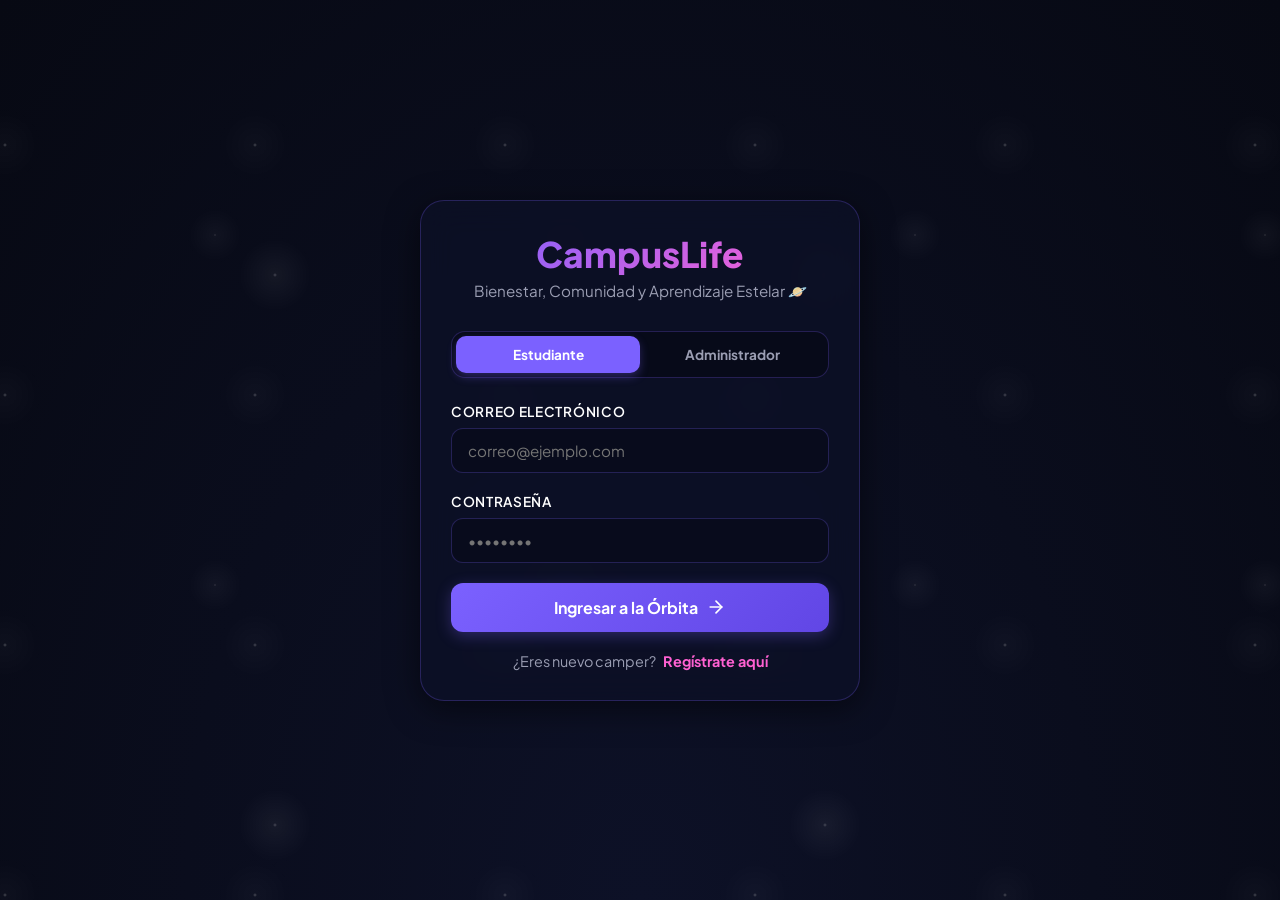
<file: pages/bienestar.html>
<!DOCTYPE html>
<html lang="es">
<head>
    <meta charset="UTF-8">
    <meta name="viewport" content="width=device-width, initial-scale=1.0">
    <title>CampusLife - Bienestar</title>
    <link rel="stylesheet" href="../css/styles.css">
</head>
<body>
    <div class="phone-simulator-frame">
        <header id="app-main-header" class="student-header">
            <span class="app-brand glow-text-purple">CampusLife</span>
            <div style="display: flex; gap: 10px; align-items: center;">
                <span id="header-user-badge" class="student-badge">👨‍🚀</span>
                <button class="header-logout-btn" style="background:none; border:1px solid #ff3b30; color:#ff8e89; border-radius:8px; padding:4px 8px; font-size:0.75rem; cursor:pointer;">Salir</button>
            </div>
        </header>

        <div class="phone-content-area view-container">
            <div id="wellbeing-menu">
                <h2 style="font-size: 1.25rem; margin-bottom: 16px;">Centro de Bienestar</h2>
                
                <!-- Redirige al Formulario de Diagnóstico -->
                <div class="glass-panel" style="padding: 16px; margin-bottom: 16px; cursor: pointer;" onclick="window.location.href='formularios.html?type=mood'">
                    <h3>❤️ Diagnóstico Diario</h3>
                    <p style="font-size: 0.75rem; color: gray;">¿Cómo te sientes hoy?</p>
                </div>

                <div class="glass-panel" style="padding: 16px; margin-bottom: 16px;" id="wellbeing-tests-hub">
                    <h3>Tests del Sistema Experto</h3>
                    <div id="available-expert-tests" style="margin-top: 10px;"></div>
                </div>

                <div class="glass-panel" style="padding: 16px;">
                    <h3 style="color: var(--cosmic-purple); margin-bottom:10px;">Atención de Psicología</h3>
                    <div class="schedule-item"><span>Lunes a Viernes</span><span style="color:#00e5ff;">8:00 AM - 12:00 PM</span></div>
                    <!-- Redirige al Formulario de Citas -->
                    <button class="cosmic-btn" style="padding: 10px; font-size: 0.85rem; margin-top:15px;" onclick="window.location.href='formularios.html?type=booking'">Agendar Cita</button>
                </div>
            </div>
        </div>

        <nav class="bottom-nav-bar">
            <div class="nav-item" onclick="window.location.href='home.html'"><svg viewBox="0 0 24 24" stroke-width="2" stroke-linecap="round" stroke-linejoin="round"><path d="M3 9l9-7 9 7v11a2 2 0 0 1-2 2H5a2 2 0 0 1-2-2z"></path><polyline points="9 22 9 12 15 12 15 22"></polyline></svg><span>Inicio</span></div>
            <div class="nav-item" onclick="window.location.href='actividades.html'"><svg viewBox="0 0 24 24" stroke-width="2" stroke-linecap="round" stroke-linejoin="round"><circle cx="11" cy="11" r="8"></circle><line x1="21" y1="21" x2="16.65" y2="16.65"></line></svg><span>Explorar</span></div>
            <div class="nav-item active" onclick="window.location.href='bienestar.html'"><svg viewBox="0 0 24 24" stroke-width="2" stroke-linecap="round" stroke-linejoin="round"><path d="M20.84 4.61a5.5 5.5 0 0 0-7.78 0L12 5.67l-1.06-1.06a5.5 5.5 0 0 0-7.78 7.78l1.06 1.06L12 21.23l7.78-7.78 1.06-1.06a5.5 5.5 0 0 0 0-7.78z"></path></svg><span>Bienestar</span></div>
            <div class="nav-item" onclick="window.location.href='perfil.html'"><svg viewBox="0 0 24 24" stroke-width="2" stroke-linecap="round" stroke-linejoin="round"><path d="M20 21v-2a4 4 0 0 0-4-4H8a4 4 0 0 0-4 4v2"></path><circle cx="12" cy="7" r="4"></circle></svg><span>Perfil</span></div>
        </nav>
    </div>
    <script type="module" src="../js/bienestar.js"></script>
</body>
</html>
</file>
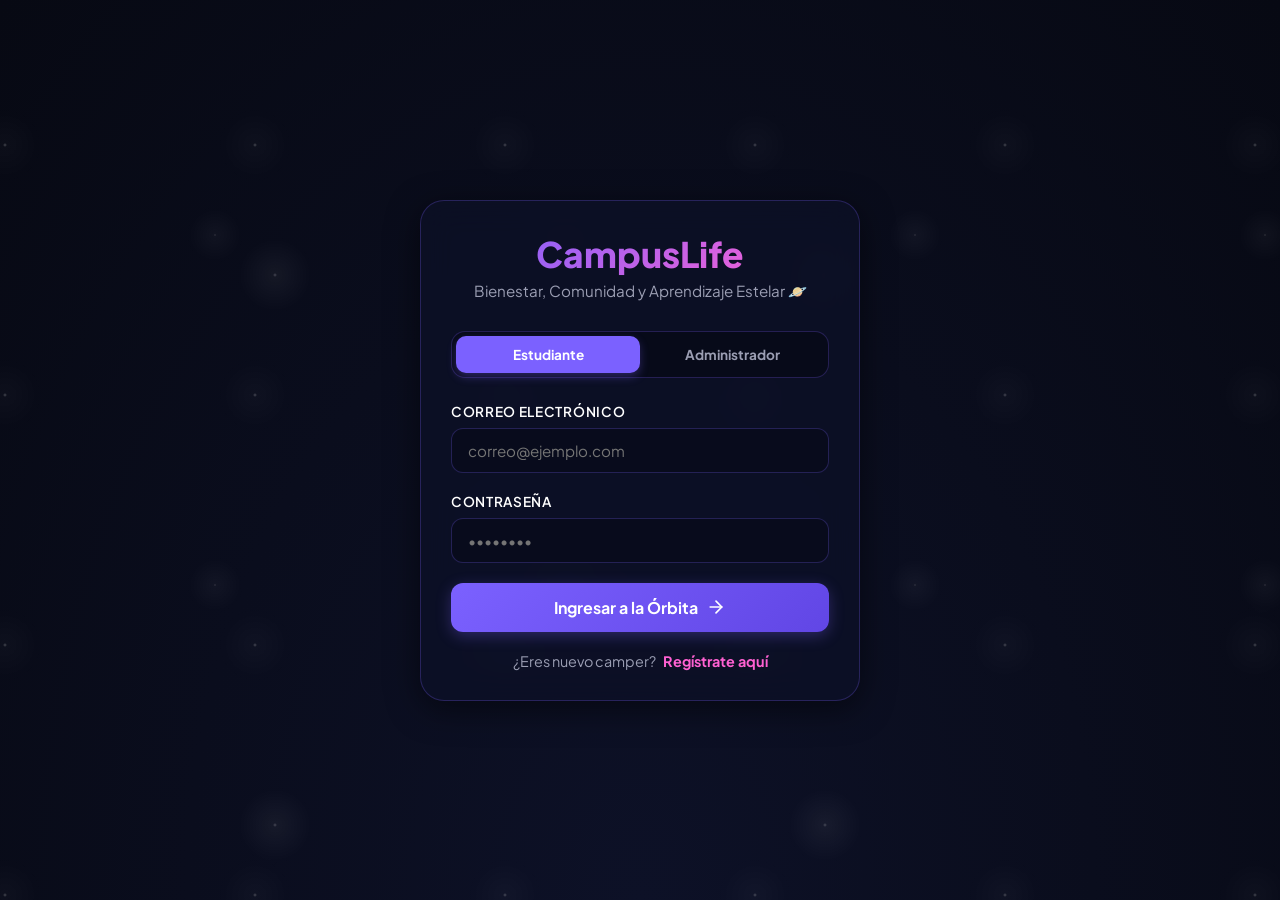
<file: pages/home.html>
<!DOCTYPE html>
<html lang="es">
<head>
    <meta charset="UTF-8">
    <meta name="viewport" content="width=device-width, initial-scale=1.0">
    <title>AcompañaU - Inicio</title>
    <link rel="stylesheet" href="../css/styles.css">
    <link href="https://fonts.googleapis.com/css2?family=Plus+Jakarta+Sans:wght@400;500;600;700;800&display=swap" rel="stylesheet">
</head>
<body>
    <div class="phone-simulator-frame">
        <div class="phone-status-bar">
            <span>09:41</span>
            <div class="phone-status-icons">
                <svg width="12" height="12" viewBox="0 0 24 24" fill="currentColor"><path d="M12 21l-12-12c2.5-2.5 6-4 12-4s9.5 1.5 12 4l-12 12z"/></svg>
            </div>
        </div>

        <header id="app-main-header" class="student-header">
            <span class="app-brand glow-text-purple">AcompañaU</span>
            <div style="display: flex; gap: 10px; align-items: center;">
                <span id="header-user-badge" class="student-badge">👨‍🚀</span>
                <button class="header-logout-btn" style="background:none; border:1px solid #ff3b30; color:#ff8e89; border-radius:8px; padding:4px 8px; font-size:0.75rem; cursor:pointer;">Salir</button>
            </div>
        </header>

        <div class="phone-content-area view-container" style="position: relative;">
            
            <!-- Pantalla Setup Intereses (Se oculta sola si ya está configurado) -->
            <div id="view-setup" class="setup-screen hidden" style="position:absolute; top:0; left:0; width:100%; height:100%; background:#0b0d1e; z-index:50; padding:20px;">
                <h2 class="glow-text-purple" style="font-size: 1.5rem; margin-bottom: 8px;">¡Bienvenido!</h2>
                <p style="font-size: 0.85rem; line-height: 1.4;">¿Qué te gusta? Selecciona tus áreas de interés.</p>
                <div class="interests-grid" id="setup-interests-list"></div>
                <button id="setup-continue-btn" class="cosmic-btn">Continuar</button>
            </div>

            <!-- Dashboard de Inicio -->
            <div class="welcome-banner">
                <h2 id="home-greeting" style="font-size: 1.15rem; margin-bottom: 4px;">¡Hola, Camper! 💻</h2>
                <p style="font-size: 0.75rem; margin-bottom: 0; color: #d0d2ff;">Explora tus actividades programadas.</p>
            </div>

            <div class="calendar-card">
                <div class="calendar-header">
                    <button class="calendar-nav-btn" id="cal-prev-btn">&lt;</button>
                    <span id="calendar-month-year">...</span>
                    <button class="calendar-nav-btn" id="cal-next-btn">&gt;</button>
                </div>
                <div class="calendar-days-grid" id="calendar-grid"></div>
            </div>

            <h3 style="font-size: 1rem; margin-bottom: 12px; font-weight: 700;">Actividades Destacadas</h3>
            <div id="featured-activities-list"></div>
        </div>

        <!-- Modal de Actividad -->
        <div id="activity-detail-drawer" class="activity-overlay hidden">
            <button class="overlay-close-btn" id="btn-close-activity-drawer">&times;</button>
            <img src="" class="activity-overlay-image" id="activity-drawer-img">
            <div class="activity-detail-body">
                <span class="activity-card-category" id="activity-drawer-category">Categoría</span>
                <h2 id="activity-drawer-title" style="font-size: 1.3rem;">Título</h2>
                <div class="detail-info-row"><span id="activity-drawer-date">Fecha</span></div>
                <div class="detail-info-row"><span id="activity-drawer-time">Hora</span></div>
                <div class="detail-info-row"><span id="activity-drawer-location">Lugar</span></div>
                <div class="detail-info-row" style="margin-bottom: 20px;"><span id="activity-drawer-spots">Cupos</span></div>
                <p style="font-size: 0.8rem; color: var(--text-dust);" id="activity-drawer-desc">Desc...</p>
                <button id="activity-drawer-action-btn" class="cosmic-btn" style="margin-top:15px;">Inscribirme</button>
            </div>
        </div>

        <nav class="bottom-nav-bar">
            <div class="nav-item active" onclick="window.location.href='home.html'">
                <svg viewBox="0 0 24 24" stroke-width="2" stroke-linecap="round" stroke-linejoin="round"><path d="M3 9l9-7 9 7v11a2 2 0 0 1-2 2H5a2 2 0 0 1-2-2z"></path><polyline points="9 22 9 12 15 12 15 22"></polyline></svg>
                <span>Inicio</span>
            </div>
            <div class="nav-item" onclick="window.location.href='actividades.html'">
                <svg viewBox="0 0 24 24" stroke-width="2" stroke-linecap="round" stroke-linejoin="round"><circle cx="11" cy="11" r="8"></circle><line x1="21" y1="21" x2="16.65" y2="16.65"></line></svg>
                <span>Explorar</span>
            </div>
            <div class="nav-item" onclick="window.location.href='bienestar.html'">
                <svg viewBox="0 0 24 24" stroke-width="2" stroke-linecap="round" stroke-linejoin="round"><path d="M20.84 4.61a5.5 5.5 0 0 0-7.78 0L12 5.67l-1.06-1.06a5.5 5.5 0 0 0-7.78 7.78l1.06 1.06L12 21.23l7.78-7.78 1.06-1.06a5.5 5.5 0 0 0 0-7.78z"></path></svg>
                <span>Bienestar</span>
            </div>
            <div class="nav-item" onclick="window.location.href='perfil.html'">
                <svg viewBox="0 0 24 24" stroke-width="2" stroke-linecap="round" stroke-linejoin="round"><path d="M20 21v-2a4 4 0 0 0-4-4H8a4 4 0 0 0-4 4v2"></path><circle cx="12" cy="7" r="4"></circle></svg>
                <span>Perfil</span>
            </div>
        </nav>
    </div>
    <script type="module" src="../js/home.js"></script>
</body>
</html>
</file>
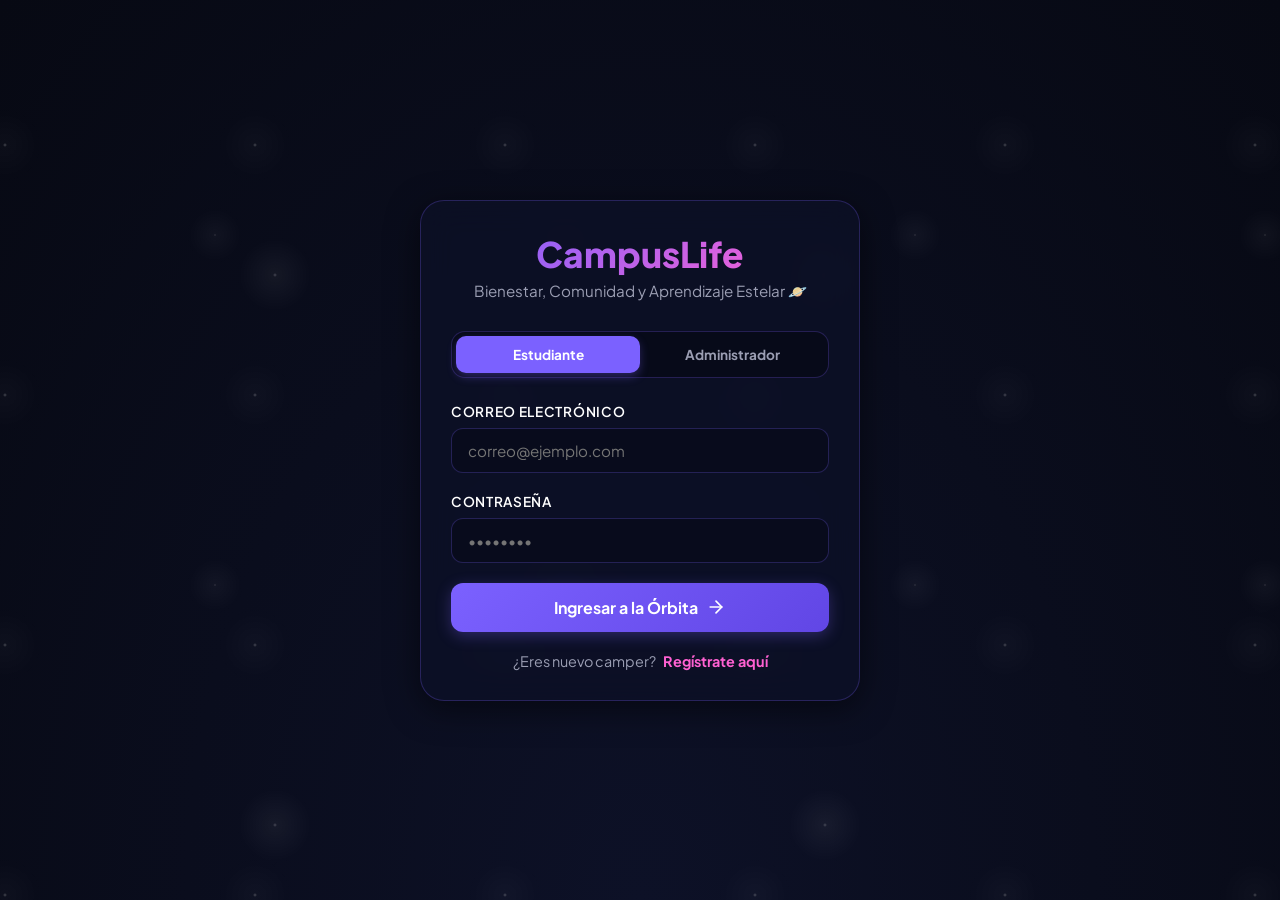
<file: pages/perfil.html>
<!DOCTYPE html>
<html lang="es">
<head>
    <meta charset="UTF-8">
    <meta name="viewport" content="width=device-width, initial-scale=1.0">
    <title>AcompañaU - Perfil</title>
    <link rel="stylesheet" href="../css/styles.css">
</head>
<body>
    <div class="phone-simulator-frame">
        <header id="app-main-header" class="student-header">
            <span class="app-brand glow-text-purple">AcompañaU</span>
            <div style="display: flex; gap: 10px; align-items: center;">
                <span id="header-user-badge" class="student-badge">👨‍🚀</span>
                <button class="header-logout-btn" style="background:none; border:1px solid #ff3b30; color:#ff8e89; border-radius:8px; padding:4px 8px; font-size:0.75rem; cursor:pointer;">Salir</button>
            </div>
        </header>

        <div class="phone-content-area view-container">
            <div class="profile-card">
                <div id="profile-avatar" style="font-size: 3.5rem; margin: 0 auto; width:80px; height:80px; border: 2px solid var(--cosmic-purple); border-radius:50%; display:flex; align-items:center; justify-content:center;">👨‍🚀</div>
                <h2 id="profile-name" style="margin-top: 10px;">Nombre</h2>
                <p id="profile-info" style="font-size: 0.8rem; color: gray;">Especialidad</p>
            </div>

            <div class="profile-option-row" id="profile-btn-history">
                <div class="profile-option-left"><span>❤️</span><span>Historial de bienestar</span></div>
            </div>
            <div id="subpanel-history" class="glass-panel hidden" style="padding: 16px; margin-bottom: 15px;">
                <div id="profile-wellbeing-history-list"></div>
            </div>
        </div>

        <nav class="bottom-nav-bar">
            <div class="nav-item" onclick="window.location.href='home.html'"><svg viewBox="0 0 24 24" stroke-width="2" stroke-linecap="round" stroke-linejoin="round"><path d="M3 9l9-7 9 7v11a2 2 0 0 1-2 2H5a2 2 0 0 1-2-2z"></path><polyline points="9 22 9 12 15 12 15 22"></polyline></svg><span>Inicio</span></div>
            <div class="nav-item" onclick="window.location.href='actividades.html'"><svg viewBox="0 0 24 24" stroke-width="2" stroke-linecap="round" stroke-linejoin="round"><circle cx="11" cy="11" r="8"></circle><line x1="21" y1="21" x2="16.65" y2="16.65"></line></svg><span>Explorar</span></div>
            <div class="nav-item" onclick="window.location.href='bienestar.html'"><svg viewBox="0 0 24 24" stroke-width="2" stroke-linecap="round" stroke-linejoin="round"><path d="M20.84 4.61a5.5 5.5 0 0 0-7.78 0L12 5.67l-1.06-1.06a5.5 5.5 0 0 0-7.78 7.78l1.06 1.06L12 21.23l7.78-7.78 1.06-1.06a5.5 5.5 0 0 0 0-7.78z"></path></svg><span>Bienestar</span></div>
            <div class="nav-item active" onclick="window.location.href='perfil.html'"><svg viewBox="0 0 24 24" stroke-width="2" stroke-linecap="round" stroke-linejoin="round"><path d="M20 21v-2a4 4 0 0 0-4-4H8a4 4 0 0 0-4 4v2"></path><circle cx="12" cy="7" r="4"></circle></svg><span>Perfil</span></div>
        </nav>
    </div>
    <script type="module" src="../js/perfil.js"></script>
</body>
</html>
</file>
<file: css/styles.css>
/* AcompañaU - Cosmic Design System (Estilo del Espacio Exterior) */

:root {
    --space-bg-dark: #070913;
    --space-bg-light: #0d1127;
    --space-card: rgba(13, 17, 39, 0.75);
    --space-card-hover: rgba(22, 28, 61, 0.85);
    --space-border: rgba(123, 97, 255, 0.25);
    --space-border-hover: rgba(255, 97, 210, 0.4);
    
    /* Cosmic Palette */
    --cosmic-purple: #7b61ff;
    --cosmic-purple-glow: rgba(123, 97, 255, 0.4);
    --cosmic-pink: #ff61d2;
    --cosmic-blue: #00e5ff;
    
    /* Risk Levels (Aurora-inspired) */
    --aurora-green: #00e5a3;
    --nova-orange: #ff9100;
    --supernova-red: #ff3b30;
    
    /* Text Colors */
    --text-stellar: #ffffff;
    --text-dust: #9b9eb3;
    --text-dark: #121420;
    
    /* Device Sizing */
    --mobile-width: 412px;
    --mobile-height: 846px;
}

* {
    margin: 0;
    padding: 0;
    box-sizing: border-box;
    font-family: 'Plus Jakarta Sans', 'Segoe UI', Tahoma, Geneva, Verdana, sans-serif;
    -webkit-tap-highlight-color: transparent;
}

/* Cosmic Twinkling Stars Background */
body {
    background: radial-gradient(ellipse at bottom, var(--space-bg-light) 0%, var(--space-bg-dark) 100%);
    color: var(--text-stellar);
    min-height: 100vh;
    display: flex;
    justify-content: center;
    align-items: center;
    overflow-x: hidden;
    position: relative;
}

body::before {
    content: "";
    position: fixed;
    top: 0;
    left: 0;
    width: 100%;
    height: 100%;
    background-image: 
        radial-gradient(white, rgba(255,255,255,.2) 2px, transparent 40px),
        radial-gradient(white, rgba(255,255,255,.15) 1px, transparent 30px),
        radial-gradient(white, rgba(255,255,255,.1) 2px, transparent 40px);
    background-size: 550px 550px, 350px 350px, 250px 250px;
    background-position: 0 0, 40px 60px, 130px 270px;
    opacity: 0.25;
    animation: stars-twinkle 60s linear infinite;
    z-index: -1;
    pointer-events: none;
}

@keyframes stars-twinkle {
    from { background-position: 0 0, 40px 60px, 130px 270px; }
    to { background-position: 550px 1100px, 390px 760px, 130px 870px; }
}

/* Neon Glow Effect */
.glow-text-purple {
    text-shadow: 0 0 10px var(--cosmic-purple-glow);
}

.glow-text-pink {
    text-shadow: 0 0 10px rgba(255, 97, 210, 0.4);
}

/* Glassmorphism Panel base */
.glass-panel {
    background: var(--space-card);
    backdrop-filter: blur(16px);
    -webkit-backdrop-filter: blur(16px);
    border: 1px solid var(--space-border);
    border-radius: 24px;
    box-shadow: 0 8px 32px 0 rgba(0, 0, 0, 0.5);
    transition: all 0.3s cubic-bezier(0.25, 0.8, 0.25, 1);
}

/* Layout for Mobile Device Simulator (on Desktop) */
.phone-simulator-frame {
    width: var(--mobile-width);
    height: var(--mobile-height);
    border: 10px solid #1a1e36;
    border-radius: 40px;
    position: relative;
    overflow: hidden;
    box-shadow: 0 25px 60px -15px rgba(0, 0, 0, 0.8), 0 0 30px var(--cosmic-purple-glow);
    background: radial-gradient(circle at top, #11142c 0%, var(--space-bg-dark) 100%);
    display: flex;
    flex-direction: column;
}

/* Phone Status Bar Simulation */
.phone-status-bar {
    height: 34px;
    display: flex;
    justify-content: space-between;
    align-items: center;
    padding: 0 24px;
    font-size: 0.75rem;
    font-weight: 600;
    color: var(--text-stellar);
    background: rgba(0, 0, 0, 0.15);
    z-index: 10;
}

.phone-status-icons {
    display: flex;
    gap: 6px;
}

/* Main Content Container inside Simulator */
.phone-content-area {
    flex: 1;
    overflow-y: auto;
    display: flex;
    flex-direction: column;
    position: relative;
    padding-bottom: 70px; /* space for bottom nav */
}

/* Scrollbar styling */
.phone-content-area::-webkit-scrollbar,
.admin-scroll::-webkit-scrollbar {
    width: 6px;
}
.phone-content-area::-webkit-scrollbar-thumb,
.admin-scroll::-webkit-scrollbar-thumb {
    background: var(--space-border);
    border-radius: 3px;
}

/* Custom layout for Auth pages (not constrained to phone, or look like dynamic screens) */
.auth-container {
    width: 100%;
    max-width: 440px;
    padding: 30px;
    margin: 20px;
}

.auth-header {
    text-align: center;
    margin-bottom: 30px;
}

.auth-logo {
    font-size: 2.2rem;
    font-weight: 800;
    background: linear-gradient(135deg, var(--cosmic-purple) 0%, var(--cosmic-pink) 100%);
    -webkit-background-clip: text;
    -webkit-text-fill-color: transparent;
    margin-bottom: 5px;
}

.auth-subtitle {
    color: var(--text-dust);
    font-size: 0.95rem;
}

/* Common Forms Controls */
.form-group {
    margin-bottom: 20px;
}

.form-label {
    display: block;
    margin-bottom: 8px;
    font-size: 0.85rem;
    font-weight: 600;
    color: var(--text-stellar);
    text-transform: uppercase;
    letter-spacing: 0.05em;
}

.form-input {
    width: 100%;
    background: rgba(8, 10, 24, 0.6);
    border: 1px solid var(--space-border);
    border-radius: 12px;
    padding: 12px 16px;
    color: var(--text-stellar);
    font-size: 0.95rem;
    outline: none;
    transition: all 0.3s;
}

.form-input:focus {
    border-color: var(--cosmic-purple);
    box-shadow: 0 0 10px rgba(123, 97, 255, 0.3);
}

.form-select {
    width: 100%;
    background: #0d1127;
    border: 1px solid var(--space-border);
    border-radius: 12px;
    padding: 12px 16px;
    color: var(--text-stellar);
    font-size: 0.95rem;
    outline: none;
    cursor: pointer;
    appearance: none;
    background-image: url("data:image/svg+xml,%3Csvg xmlns='http://www.w3.org/2000/svg' width='24' height='24' viewBox='0 0 24 24' fill='none' stroke='%237b61ff' stroke-width='2' stroke-linecap='round' stroke-linejoin='round'%3E%3Cpolyline points='6 9 12 15 18 9'%3E%3C/polyline%3E%3C/svg%3E");
    background-repeat: no-repeat;
    background-position: right 16px center;
    background-size: 16px;
}

.form-select:focus {
    border-color: var(--cosmic-purple);
}

/* Buttons */
.cosmic-btn {
    width: 100%;
    background: linear-gradient(135deg, var(--cosmic-purple) 0%, #6146e5 100%);
    color: white;
    padding: 14px 20px;
    border: none;
    border-radius: 12px;
    font-size: 1rem;
    font-weight: 700;
    cursor: pointer;
    transition: all 0.3s cubic-bezier(0.175, 0.885, 0.32, 1.275);
    box-shadow: 0 4px 15px rgba(123, 97, 255, 0.3);
    display: flex;
    justify-content: center;
    align-items: center;
    gap: 8px;
}

.cosmic-btn:hover {
    transform: translateY(-2px);
    box-shadow: 0 6px 20px rgba(123, 97, 255, 0.5);
    background: linear-gradient(135deg, #917aff 0%, var(--cosmic-purple) 100%);
}

.cosmic-btn:active {
    transform: translateY(1px);
}

.cosmic-btn-secondary {
    background: rgba(255, 255, 255, 0.05);
    border: 1px solid var(--space-border);
    box-shadow: none;
}

.cosmic-btn-secondary:hover {
    background: rgba(255, 255, 255, 0.1);
    border-color: var(--cosmic-pink);
    box-shadow: 0 4px 15px rgba(255, 97, 210, 0.2);
}

/* Toggle role tabs in Login */
.auth-roles-tabs {
    display: flex;
    background: rgba(8, 10, 24, 0.8);
    border-radius: 14px;
    padding: 4px;
    margin-bottom: 25px;
    border: 1px solid var(--space-border);
}

.auth-role-tab {
    flex: 1;
    text-align: center;
    padding: 10px;
    font-weight: 700;
    font-size: 0.85rem;
    cursor: pointer;
    border-radius: 10px;
    transition: all 0.3s;
    color: var(--text-dust);
}

.auth-role-tab.active {
    background: var(--cosmic-purple);
    color: var(--text-stellar);
    box-shadow: 0 4px 10px rgba(123, 97, 255, 0.3);
}

/* Avatar Selection Grid */
.avatar-selection-grid {
    display: grid;
    grid-template-columns: repeat(4, 1fr);
    gap: 10px;
    margin-bottom: 20px;
}

.avatar-option {
    border: 2px solid var(--space-border);
    border-radius: 12px;
    padding: 8px;
    cursor: pointer;
    text-align: center;
    transition: all 0.3s;
    background: rgba(255, 255, 255, 0.02);
}

.avatar-option img {
    width: 100%;
    max-width: 45px;
    height: auto;
    filter: drop-shadow(0 0 5px rgba(255,255,255,0.1));
}

.avatar-option:hover {
    border-color: var(--cosmic-pink);
    transform: scale(1.05);
}

.avatar-option.selected {
    border-color: var(--cosmic-blue);
    background: rgba(0, 229, 255, 0.1);
    box-shadow: 0 0 10px rgba(0, 229, 255, 0.2);
}

.auth-footer-link {
    text-align: center;
    margin-top: 20px;
    font-size: 0.9rem;
    color: var(--text-dust);
}

.auth-footer-link a {
    color: var(--cosmic-pink);
    text-decoration: none;
    font-weight: 700;
    margin-left: 5px;
}

.auth-footer-link a:hover {
    text-decoration: underline;
}

/* Student SPA Views Navigation */
.bottom-nav-bar {
    position: absolute;
    bottom: 0;
    left: 0;
    width: 100%;
    height: 64px;
    background: rgba(9, 11, 28, 0.95);
    border-top: 1px solid var(--space-border);
    display: flex;
    justify-content: space-around;
    align-items: center;
    z-index: 100;
    backdrop-filter: blur(10px);
}

.nav-item {
    display: flex;
    flex-direction: column;
    align-items: center;
    color: var(--text-dust);
    cursor: pointer;
    font-size: 0.65rem;
    font-weight: 600;
    transition: all 0.3s;
    padding: 6px 12px;
}

.nav-item svg {
    width: 20px;
    height: 20px;
    margin-bottom: 4px;
    stroke: currentColor;
    fill: none;
    transition: all 0.3s;
}

.nav-item.active {
    color: var(--cosmic-pink);
}

.nav-item.active svg {
    stroke: var(--cosmic-pink);
    filter: drop-shadow(0 0 5px rgba(255, 97, 210, 0.5));
}

/* Student Screens Layouts */
.student-header {
    display: flex;
    justify-content: space-between;
    align-items: center;
    padding: 16px 20px;
    background: rgba(13, 17, 39, 0.4);
    border-bottom: 1px solid rgba(123, 97, 255, 0.1);
}

.app-brand {
    font-weight: 800;
    font-size: 1.15rem;
    background: linear-gradient(135deg, var(--cosmic-purple) 0%, var(--cosmic-pink) 100%);
    -webkit-background-clip: text;
    -webkit-text-fill-color: transparent;
}

.student-badge {
    background: rgba(123, 97, 255, 0.15);
    border: 1px solid var(--space-border);
    padding: 4px 10px;
    border-radius: 12px;
    font-size: 0.7rem;
    font-weight: 700;
    color: var(--cosmic-blue);
}

.view-container {
    padding: 20px;
    flex: 1;
    display: flex;
    flex-direction: column;
}

/* Screen Welcome Setup Interest */
.setup-screen {
    text-align: center;
    display: flex;
    flex-direction: column;
    height: 100%;
    justify-content: space-between;
}

.interests-grid {
    display: grid;
    grid-template-columns: 1fr;
    gap: 12px;
    margin: 20px 0;
}

.interest-item {
    background: var(--space-card);
    border: 1px solid var(--space-border);
    border-radius: 16px;
    padding: 14px 20px;
    cursor: pointer;
    display: flex;
    align-items: center;
    gap: 14px;
    font-weight: 700;
    text-align: left;
    transition: all 0.3s;
}

.interest-item:hover {
    border-color: var(--cosmic-pink);
    background: var(--space-card-hover);
}

.interest-item.selected {
    border-color: var(--cosmic-blue);
    background: rgba(0, 229, 255, 0.1);
    box-shadow: 0 0 12px rgba(0, 229, 255, 0.15);
}

.interest-emoji {
    font-size: 1.3rem;
    background: rgba(255,255,255,0.05);
    width: 38px;
    height: 38px;
    border-radius: 50%;
    display: flex;
    align-items: center;
    justify-content: center;
}

/* Welcome Banner */
.welcome-banner {
    background: linear-gradient(135deg, rgba(123, 97, 255, 0.3) 0%, rgba(255, 97, 210, 0.1) 100%);
    border: 1px solid var(--space-border);
    border-radius: 20px;
    padding: 16px;
    margin-bottom: 20px;
    position: relative;
    overflow: hidden;
}

/* Calendar Styling */
.calendar-card {
    background: var(--space-card);
    border: 1px solid var(--space-border);
    border-radius: 20px;
    padding: 16px;
    margin-bottom: 20px;
}

.calendar-header {
    display: flex;
    justify-content: space-between;
    align-items: center;
    margin-bottom: 12px;
    font-weight: 700;
    font-size: 0.95rem;
}

.calendar-nav-btn {
    background: none;
    border: none;
    color: var(--cosmic-purple);
    font-weight: 800;
    cursor: pointer;
    font-size: 1.1rem;
}

.calendar-days-grid {
    display: grid;
    grid-template-columns: repeat(7, 1fr);
    text-align: center;
    font-size: 0.75rem;
    gap: 6px;
}

.calendar-day-label {
    color: var(--text-dust);
    font-weight: 600;
    margin-bottom: 6px;
}

.calendar-day {
    padding: 6px 0;
    border-radius: 8px;
    font-weight: 600;
    color: var(--text-stellar);
    position: relative;
}

.calendar-day.inactive {
    color: #404461;
}

.calendar-day.has-event {
    background: rgba(123, 97, 255, 0.2);
    border: 1px solid var(--cosmic-purple);
    cursor: pointer;
}

.calendar-day.has-event:hover {
    background: rgba(255, 97, 210, 0.25);
    border-color: var(--cosmic-pink);
}

.calendar-day.has-event::after {
    content: "";
    position: absolute;
    bottom: 3px;
    left: 50%;
    transform: translateX(-50%);
    width: 4px;
    height: 4px;
    background-color: var(--cosmic-pink);
    border-radius: 50%;
}

.calendar-day.today {
    background: var(--cosmic-blue);
    color: var(--text-dark);
}

/* Event List Card */
.activity-card-horizontal {
    background: var(--space-card);
    border: 1px solid var(--space-border);
    border-radius: 16px;
    padding: 12px;
    margin-bottom: 12px;
    cursor: pointer;
    display: flex;
    gap: 12px;
    transition: all 0.3s;
}

.activity-card-horizontal:hover {
    border-color: var(--cosmic-pink);
    background: var(--space-card-hover);
    transform: translateY(-2px);
}

.activity-img-thumb {
    width: 70px;
    height: 70px;
    border-radius: 12px;
    object-fit: cover;
    border: 1px solid var(--space-border);
}

.activity-card-body {
    flex: 1;
    display: flex;
    flex-direction: column;
    justify-content: center;
}

.activity-card-category {
    font-size: 0.65rem;
    font-weight: 700;
    color: var(--cosmic-pink);
    text-transform: uppercase;
    margin-bottom: 2px;
}

.activity-card-title {
    font-size: 0.85rem;
    font-weight: 700;
    line-height: 1.2;
    margin-bottom: 4px;
}

.activity-card-time {
    font-size: 0.7rem;
    color: var(--text-dust);
    display: flex;
    align-items: center;
    gap: 4px;
}

/* Explore Grid */
.explore-cat-grid {
    display: grid;
    grid-template-columns: repeat(2, 1fr);
    gap: 12px;
    margin-top: 15px;
}

.explore-cat-card {
    background: var(--space-card);
    border: 1px solid var(--space-border);
    border-radius: 16px;
    padding: 16px;
    cursor: pointer;
    text-align: left;
    transition: all 0.3s;
}

.explore-cat-card:hover {
    border-color: var(--cosmic-pink);
    transform: translateY(-3px);
    background: var(--space-card-hover);
}

.explore-cat-title {
    font-size: 0.9rem;
    font-weight: 700;
    margin-top: 10px;
}

.explore-cat-count {
    font-size: 0.75rem;
    color: var(--text-dust);
    margin-top: 2px;
}

/* Mood Check Form */
.emoji-selection-row {
    display: flex;
    justify-content: space-between;
    margin: 20px 0;
}

.emoji-btn {
    background: none;
    border: 2px solid transparent;
    border-radius: 50%;
    width: 52px;
    height: 52px;
    font-size: 1.8rem;
    cursor: pointer;
    display: flex;
    align-items: center;
    justify-content: center;
    transition: all 0.3s;
}

.emoji-btn:hover {
    background: rgba(255, 255, 255, 0.05);
    transform: scale(1.1);
}

.emoji-btn.selected {
    border-color: var(--cosmic-blue);
    background: rgba(0, 229, 255, 0.15);
    box-shadow: 0 0 15px rgba(0, 229, 255, 0.4);
}

.difficulty-slider-container {
    margin: 30px 0;
    text-align: center;
}

.difficulty-slider {
    width: 100%;
    -webkit-appearance: none;
    background: #1b203c;
    height: 8px;
    border-radius: 4px;
    outline: none;
    margin: 15px 0;
}

.difficulty-slider::-webkit-slider-thumb {
    -webkit-appearance: none;
    appearance: none;
    width: 22px;
    height: 22px;
    border-radius: 50%;
    background: linear-gradient(135deg, var(--cosmic-pink) 0%, var(--cosmic-purple) 100%);
    cursor: pointer;
    box-shadow: 0 0 8px rgba(255, 97, 210, 0.5);
    transition: transform 0.1s;
}

.difficulty-slider::-webkit-slider-thumb:hover {
    transform: scale(1.2);
}

.slider-labels {
    display: flex;
    justify-content: space-between;
    font-size: 0.75rem;
    color: var(--text-dust);
    font-weight: 600;
}

/* Questionnaire Screen */
.survey-progress-bar {
    height: 6px;
    background: #191e3b;
    border-radius: 3px;
    overflow: hidden;
    margin-bottom: 24px;
}

.survey-progress-fill {
    height: 100%;
    width: 0;
    background: linear-gradient(90deg, var(--cosmic-purple) 0%, var(--cosmic-pink) 100%);
    transition: width 0.3s ease;
}

.option-button-vertical {
    width: 100%;
    background: rgba(255,255,255,0.03);
    border: 1px solid var(--space-border);
    padding: 14px 18px;
    border-radius: 14px;
    color: var(--text-stellar);
    text-align: left;
    margin-bottom: 12px;
    cursor: pointer;
    font-size: 0.9rem;
    transition: all 0.2s;
}

.option-button-vertical:hover {
    background: rgba(255,255,255,0.08);
    border-color: var(--cosmic-pink);
}

/* Mood Results Screen */
.mood-result-avatar {
    width: 90px;
    height: 90px;
    border-radius: 50%;
    background: rgba(255, 255, 255, 0.05);
    border: 3px solid var(--aurora-green);
    display: flex;
    align-items: center;
    justify-content: center;
    margin: 0 auto 20px auto;
    font-size: 3rem;
    box-shadow: 0 0 20px rgba(0, 229, 163, 0.25);
}

.mood-result-avatar.alto {
    border-color: var(--supernova-red);
    box-shadow: 0 0 20px rgba(255, 59, 48, 0.3);
}

.mood-result-avatar.medio {
    border-color: var(--nova-orange);
    box-shadow: 0 0 20px rgba(255, 145, 0, 0.3);
}

.mood-whatsapp-btn {
    background: #25d366;
    color: white;
    box-shadow: 0 4px 15px rgba(37, 211, 102, 0.3);
}

.mood-whatsapp-btn:hover {
    background: #20ba5a;
    box-shadow: 0 6px 20px rgba(37, 211, 102, 0.5);
}

/* Tab/Support Schedules Screen */
.schedule-item {
    background: rgba(255, 255, 255, 0.02);
    border: 1px solid var(--space-border);
    border-radius: 12px;
    padding: 10px 14px;
    margin-bottom: 8px;
    display: flex;
    justify-content: space-between;
    font-size: 0.85rem;
}

.schedule-day {
    font-weight: 700;
}

.schedule-time {
    color: var(--cosmic-blue);
}

/* Activity detail view overlay */
.activity-overlay {
    position: absolute;
    top: 0;
    left: 0;
    width: 100%;
    height: 100%;
    background: rgba(5, 7, 20, 0.95);
    z-index: 200;
    display: flex;
    flex-direction: column;
    animation: slide-up-view 0.3s cubic-bezier(0.1, 0.9, 0.2, 1);
}

@keyframes slide-up-view {
    from { transform: translateY(100%); }
    to { transform: translateY(0); }
}

.activity-overlay-image {
    width: 100%;
    height: 200px;
    object-fit: cover;
    position: relative;
    border-bottom: 2px solid var(--space-border);
}

.overlay-close-btn {
    position: absolute;
    top: 16px;
    left: 16px;
    background: rgba(0, 0, 0, 0.6);
    border: 1px solid rgba(255, 255, 255, 0.2);
    width: 36px;
    height: 36px;
    border-radius: 50%;
    color: white;
    font-size: 1.2rem;
    font-weight: bold;
    cursor: pointer;
    display: flex;
    align-items: center;
    justify-content: center;
    z-index: 10;
}

.activity-detail-body {
    flex: 1;
    padding: 20px;
    overflow-y: auto;
}

.detail-info-row {
    display: flex;
    gap: 8px;
    margin-bottom: 12px;
    font-size: 0.8rem;
    color: var(--text-dust);
}

.detail-info-row svg {
    width: 16px;
    height: 16px;
    stroke: var(--cosmic-pink);
    fill: none;
}

/* Profile screen widgets */
.profile-card {
    text-align: center;
    padding: 20px 0;
    border-bottom: 1px solid rgba(123, 97, 255, 0.15);
    margin-bottom: 16px;
}

.profile-avatar-img {
    width: 80px;
    height: 80px;
    border-radius: 50%;
    border: 2px solid var(--cosmic-purple);
    box-shadow: 0 0 15px var(--cosmic-purple-glow);
    background: rgba(255, 255, 255, 0.05);
    margin-bottom: 12px;
}

.profile-option-row {
    display: flex;
    justify-content: space-between;
    align-items: center;
    padding: 12px 16px;
    background: rgba(255, 255, 255, 0.02);
    border: 1px solid var(--space-border);
    border-radius: 12px;
    margin-bottom: 10px;
    cursor: pointer;
    font-size: 0.85rem;
    font-weight: 600;
}

.profile-option-row:hover {
    border-color: var(--cosmic-pink);
    background: rgba(255, 255, 255, 0.05);
}

.profile-option-left {
    display: flex;
    align-items: center;
    gap: 12px;
}

.profile-option-left svg {
    width: 18px;
    height: 18px;
    stroke: var(--cosmic-blue);
    fill: none;
}

/* Well-being tracker log in profile */
.wellbeing-tracker-log {
    margin-top: 15px;
}

.tracker-bar-day {
    display: flex;
    justify-content: space-between;
    align-items: center;
    padding: 10px 12px;
    background: rgba(255,255,255,0.01);
    border-bottom: 1px solid rgba(255, 255, 255, 0.05);
    font-size: 0.8rem;
}

.risk-dot {
    width: 10px;
    height: 10px;
    border-radius: 50%;
    display: inline-block;
}

.risk-dot.bajo { background-color: var(--aurora-green); box-shadow: 0 0 6px var(--aurora-green); }
.risk-dot.medio { background-color: var(--nova-orange); box-shadow: 0 0 6px var(--nova-orange); }
.risk-dot.alto { background-color: var(--supernova-red); box-shadow: 0 0 6px var(--supernova-red); }

/* Responsive adjustments */
@media (max-width: 480px) {
    body {
        align-items: flex-start;
        padding: 0;
    }
    
    .phone-simulator-frame {
        width: 100vw;
        height: 100vh;
        border: none;
        border-radius: 0;
        box-shadow: none;
    }
    
    .phone-status-bar {
        display: none; /* Hide simulated status bar on actual mobile */
    }
    
    .auth-container {
        max-width: 100vw;
        margin: 0;
        padding: 20px;
        min-height: 100vh;
        display: flex;
        flex-direction: column;
        justify-content: center;
        border-radius: 0;
        border: none;
    }
}
/* Utilidad para ocultar elementos en toda la app */
.hidden {
    display: none !important;
}
</file>
<file: css/admin.css>
/* AcompañaU - Admin Dashboard Styles (Centro de Mando Cósmico) */

:root {
    --admin-sidebar-bg: #0b0d1e;
    --admin-header-bg: rgba(13, 17, 39, 0.85);
    --admin-content-bg: #060812;
}

body.admin-body {
    background: var(--admin-content-bg);
    color: var(--text-stellar);
    display: flex;
    justify-content: flex-start;
    align-items: stretch;
    min-height: 100vh;
    overflow: hidden;
}

/* Sidebar Navigation */
.admin-sidebar {
    width: 260px;
    background: var(--admin-sidebar-bg);
    border-right: 1px solid var(--space-border);
    display: flex;
    flex-direction: column;
    z-index: 10;
    flex-shrink: 0;
}

.sidebar-brand {
    padding: 24px 20px;
    font-size: 1.35rem;
    font-weight: 800;
    border-bottom: 1px solid rgba(123, 97, 255, 0.15);
    background: linear-gradient(135deg, var(--cosmic-purple) 0%, var(--cosmic-pink) 100%);
    -webkit-background-clip: text;
    -webkit-text-fill-color: transparent;
    display: flex;
    align-items: center;
    gap: 8px;
}

.sidebar-menu {
    flex: 1;
    padding: 20px 12px;
    display: flex;
    flex-direction: column;
    gap: 6px;
    overflow-y: auto;
}

.sidebar-menu::-webkit-scrollbar {
    width: 4px;
}
.sidebar-menu::-webkit-scrollbar-thumb {
    background: rgba(255,255,255,0.05);
    border-radius: 2px;
}

.sidebar-menu-item {
    display: flex;
    align-items: center;
    gap: 12px;
    padding: 12px 16px;
    color: var(--text-dust);
    text-decoration: none;
    font-size: 0.9rem;
    font-weight: 600;
    border-radius: 12px;
    cursor: pointer;
    transition: all 0.25s;
}

.sidebar-menu-item svg {
    width: 18px;
    height: 18px;
    stroke: currentColor;
    fill: none;
}

.sidebar-menu-item:hover {
    color: var(--text-stellar);
    background: rgba(255, 255, 255, 0.03);
}

.sidebar-menu-item.active {
    color: var(--text-stellar);
    background: rgba(123, 97, 255, 0.2);
    border: 1px solid var(--space-border);
    box-shadow: 0 0 15px rgba(123, 97, 255, 0.15);
}

.sidebar-footer {
    padding: 20px;
    border-top: 1px solid rgba(123, 97, 255, 0.1);
}

/* Main Layout Area */
.admin-main-viewport {
    flex: 1;
    display: flex;
    flex-direction: column;
    overflow: hidden;
}

.admin-header {
    height: 70px;
    background: var(--admin-header-bg);
    border-bottom: 1px solid var(--space-border);
    display: flex;
    justify-content: space-between;
    align-items: center;
    padding: 0 30px;
    backdrop-filter: blur(10px);
    z-index: 5;
}

.admin-header-title {
    font-size: 1.25rem;
    font-weight: 700;
}

.admin-user-profile {
    display: flex;
    align-items: center;
    gap: 12px;
}

.admin-avatar {
    width: 38px;
    height: 38px;
    border-radius: 50%;
    background: rgba(0, 229, 255, 0.1);
    border: 1.5px solid var(--cosmic-blue);
    display: flex;
    align-items: center;
    justify-content: center;
    font-size: 1.4rem;
}

.admin-content-area {
    flex: 1;
    padding: 30px;
    overflow-y: auto;
    background: radial-gradient(circle at top right, #0d122e 0%, var(--admin-content-bg) 100%);
}

/* Tab Sections */
.admin-view-section {
    animation: fadeIn 0.3s ease;
}

@keyframes fadeIn {
    from { opacity: 0; transform: translateY(8px); }
    to { opacity: 1; transform: translateY(0); }
}

/* Summary Counters Grid */
.admin-metrics-grid {
    display: grid;
    grid-template-columns: repeat(4, 1fr);
    gap: 20px;
    margin-bottom: 35px;
}

.metric-card {
    padding: 24px;
    display: flex;
    justify-content: space-between;
    align-items: center;
    position: relative;
    overflow: hidden;
}

.metric-card::after {
    content: "";
    position: absolute;
    top: 0;
    right: 0;
    width: 60px;
    height: 60px;
    background: radial-gradient(circle, rgba(123, 97, 255, 0.1) 0%, transparent 70%);
    border-radius: 50%;
}

.metric-card.alert-active {
    border-color: rgba(255, 59, 48, 0.35);
    box-shadow: inset 0 0 15px rgba(255, 59, 48, 0.05);
}

.metric-card-info h4 {
    font-size: 0.8rem;
    color: var(--text-dust);
    text-transform: uppercase;
    letter-spacing: 0.05em;
    margin-bottom: 6px;
}

.metric-card-info .value {
    font-size: 2.2rem;
    font-weight: 800;
    line-height: 1;
}

.metric-card-icon {
    font-size: 2rem;
    opacity: 0.8;
}

/* Dashboard Inner Grid */
.admin-dashboard-two-col {
    display: grid;
    grid-template-columns: 1.3fr 0.7fr;
    gap: 25px;
}

/* Table Design */
.table-container {
    overflow-x: auto;
    margin-top: 15px;
}

.admin-table {
    width: 100%;
    border-collapse: collapse;
    text-align: left;
    font-size: 0.9rem;
}

.admin-table th {
    padding: 14px 16px;
    font-weight: 700;
    color: var(--cosmic-blue);
    border-bottom: 1.5px solid var(--space-border);
    text-transform: uppercase;
    font-size: 0.75rem;
    letter-spacing: 0.05em;
}

.admin-table td {
    padding: 14px 16px;
    border-bottom: 1px solid rgba(123, 97, 255, 0.1);
    color: var(--text-stellar);
}

.admin-table tbody tr {
    transition: background 0.2s;
}

.admin-table tbody tr:hover {
    background: rgba(255, 255, 255, 0.02);
}

/* Status Badges */
.admin-badge {
    display: inline-block;
    padding: 4px 10px;
    border-radius: 20px;
    font-size: 0.72rem;
    font-weight: 700;
    text-transform: uppercase;
    text-align: center;
}

.admin-badge.alto {
    background: rgba(255, 59, 48, 0.15);
    color: #ff8e89;
    border: 1px solid var(--supernova-red);
}

.admin-badge.medio {
    background: rgba(255, 145, 0, 0.15);
    color: #ffc47d;
    border: 1px solid var(--nova-orange);
}

.admin-badge.bajo {
    background: rgba(0, 229, 163, 0.15);
    color: #a3ffdf;
    border: 1px solid var(--aurora-green);
}

/* Detail Case Drawers / Modals */
.admin-drawer {
    position: fixed;
    top: 0;
    right: 0;
    width: 580px;
    height: 100vh;
    background: #090c1f;
    border-left: 1px solid var(--space-border);
    box-shadow: -10px 0 40px rgba(0, 0, 0, 0.8);
    z-index: 100;
    transform: translateX(100%);
    transition: transform 0.3s cubic-bezier(0.1, 0.9, 0.2, 1);
    display: flex;
    flex-direction: column;
}

.admin-drawer.open {
    transform: translateX(0);
}

.admin-drawer-header {
    padding: 24px;
    border-bottom: 1px solid rgba(123, 97, 255, 0.15);
    display: flex;
    justify-content: space-between;
    align-items: center;
}

.admin-drawer-close {
    background: none;
    border: none;
    color: var(--text-dust);
    font-size: 1.8rem;
    cursor: pointer;
    line-height: 1;
}

.admin-drawer-close:hover {
    color: var(--text-stellar);
}

.admin-drawer-content {
    flex: 1;
    padding: 24px;
    overflow-y: auto;
}

/* Tabs inside Drawer */
.drawer-tabs {
    display: flex;
    border-bottom: 1px solid rgba(255,255,255,0.08);
    margin-bottom: 20px;
}

.drawer-tab-btn {
    padding: 10px 16px;
    background: none;
    border: none;
    color: var(--text-dust);
    font-weight: 700;
    font-size: 0.85rem;
    cursor: pointer;
    border-bottom: 2px solid transparent;
    transition: all 0.2s;
}

.drawer-tab-btn.active {
    color: var(--cosmic-blue);
    border-bottom-color: var(--cosmic-blue);
}

/* Statistics Charts Containers */
.charts-grid {
    display: grid;
    grid-template-columns: repeat(2, 1fr);
    gap: 25px;
    margin-bottom: 25px;
}

.chart-card {
    padding: 24px;
    text-align: center;
}

.chart-svg-container {
    display: flex;
    justify-content: center;
    align-items: center;
    margin: 20px 0;
}

.chart-legend {
    display: flex;
    justify-content: center;
    flex-wrap: wrap;
    gap: 15px;
    font-size: 0.78rem;
    color: var(--text-dust);
}

.legend-item {
    display: flex;
    align-items: center;
    gap: 6px;
}

.legend-color {
    width: 12px;
    height: 12px;
    border-radius: 3px;
}

/* Form Design inside Admin Panel */
.admin-editor-split {
    display: grid;
    grid-template-columns: 1.1fr 0.9fr;
    gap: 25px;
}

.question-creator-card {
    background: rgba(255,255,255,0.01);
    border: 1px dashed var(--space-border);
    padding: 16px;
    border-radius: 16px;
    margin-bottom: 15px;
    position: relative;
}

.delete-question-btn {
    position: absolute;
    top: 12px;
    right: 12px;
    background: none;
    border: none;
    color: var(--supernova-red);
    cursor: pointer;
    font-weight: bold;
}

/* Scrollbar customization for admin view */
.admin-content-area::-webkit-scrollbar {
    width: 6px;
}
.admin-content-area::-webkit-scrollbar-thumb {
    background: var(--space-border);
    border-radius: 3px;
}

/* Responsive adjustments */
@media (max-width: 1024px) {
    .admin-metrics-grid {
        grid-template-columns: repeat(2, 1fr);
    }
    .admin-dashboard-two-col {
        grid-template-columns: 1fr;
    }
    .charts-grid {
        grid-template-columns: 1fr;
    }
    .admin-editor-split {
        grid-template-columns: 1fr;
    }
}

@media (max-width: 768px) {
    body.admin-body {
        flex-direction: column;
        overflow-y: auto;
    }
    .admin-sidebar {
        width: 100%;
        height: auto;
        border-right: none;
        border-bottom: 1px solid var(--space-border);
    }
    .admin-sidebar .sidebar-menu {
        flex-direction: row;
        overflow-x: auto;
        padding: 10px;
    }
    .admin-main-viewport {
        overflow: visible;
    }
    .admin-content-area {
        overflow: visible;
    }
    .admin-drawer {
        width: 100%;
    }
}
</file>
